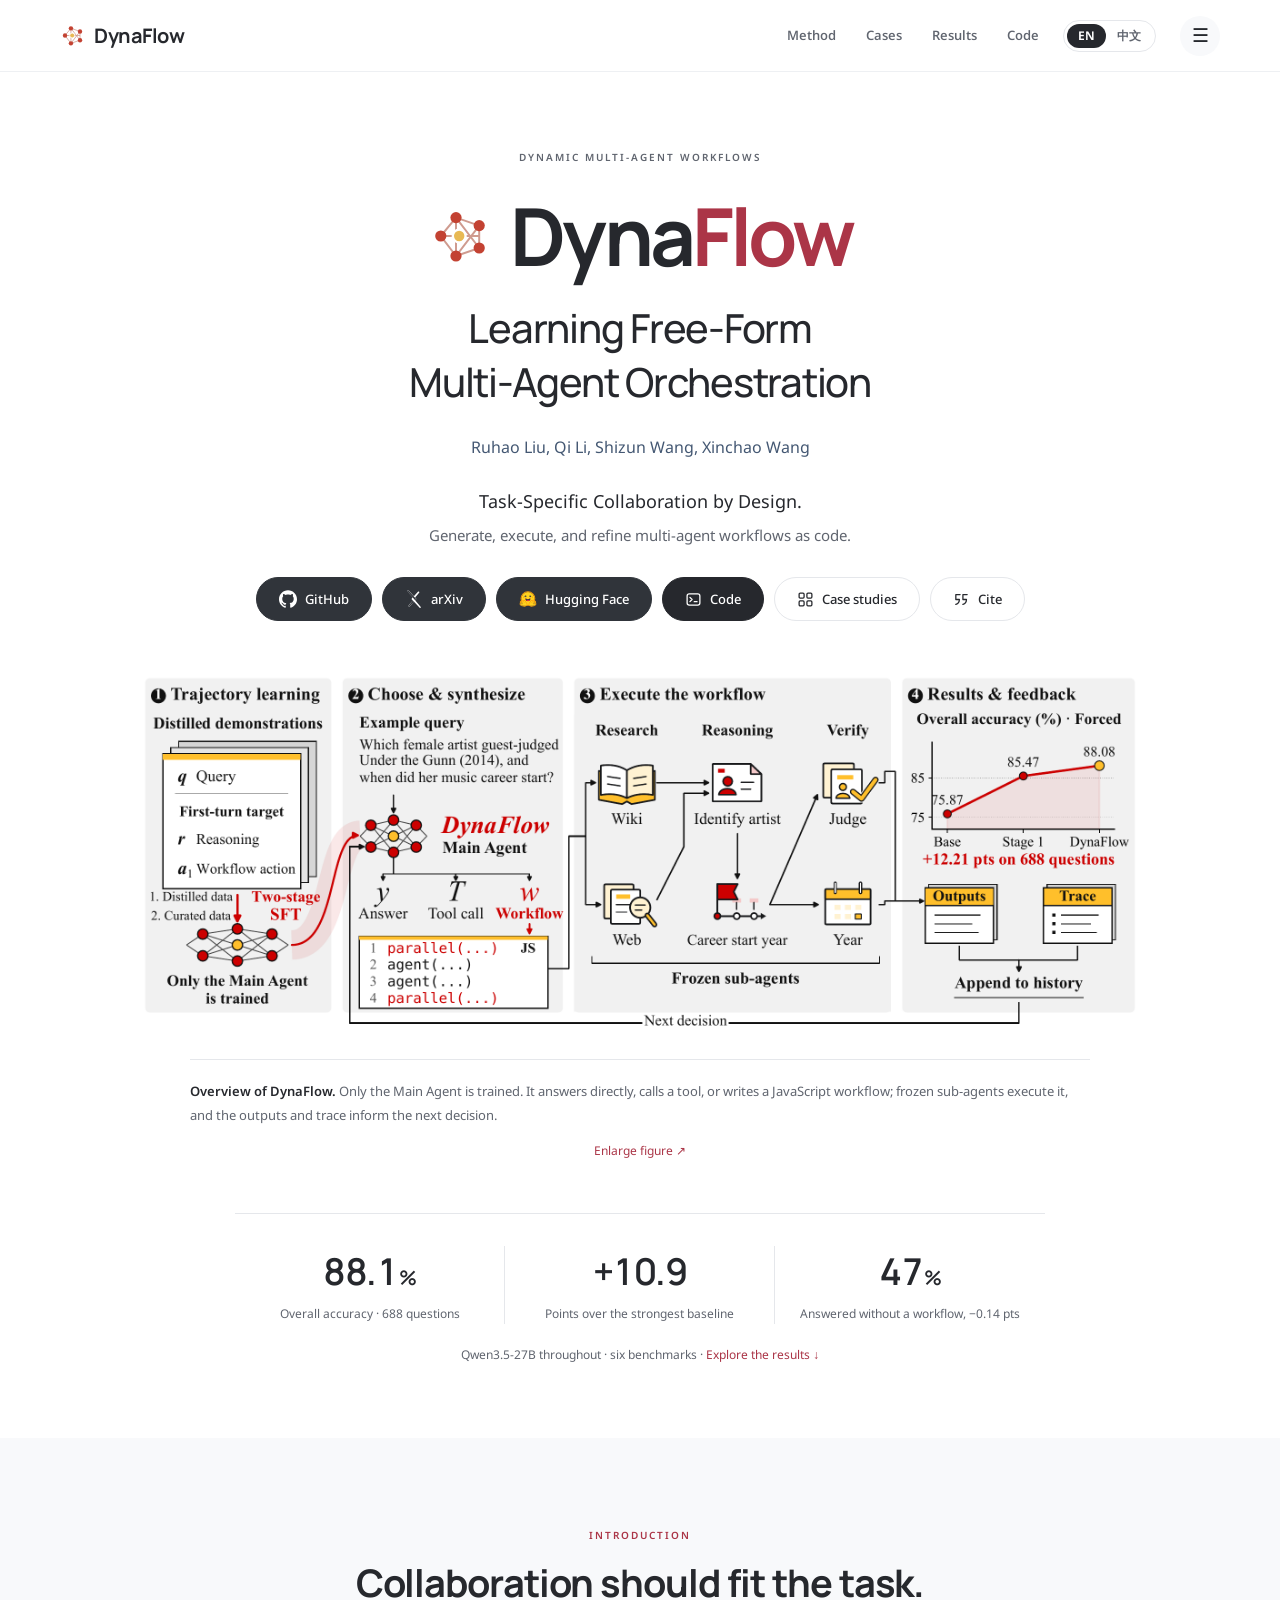
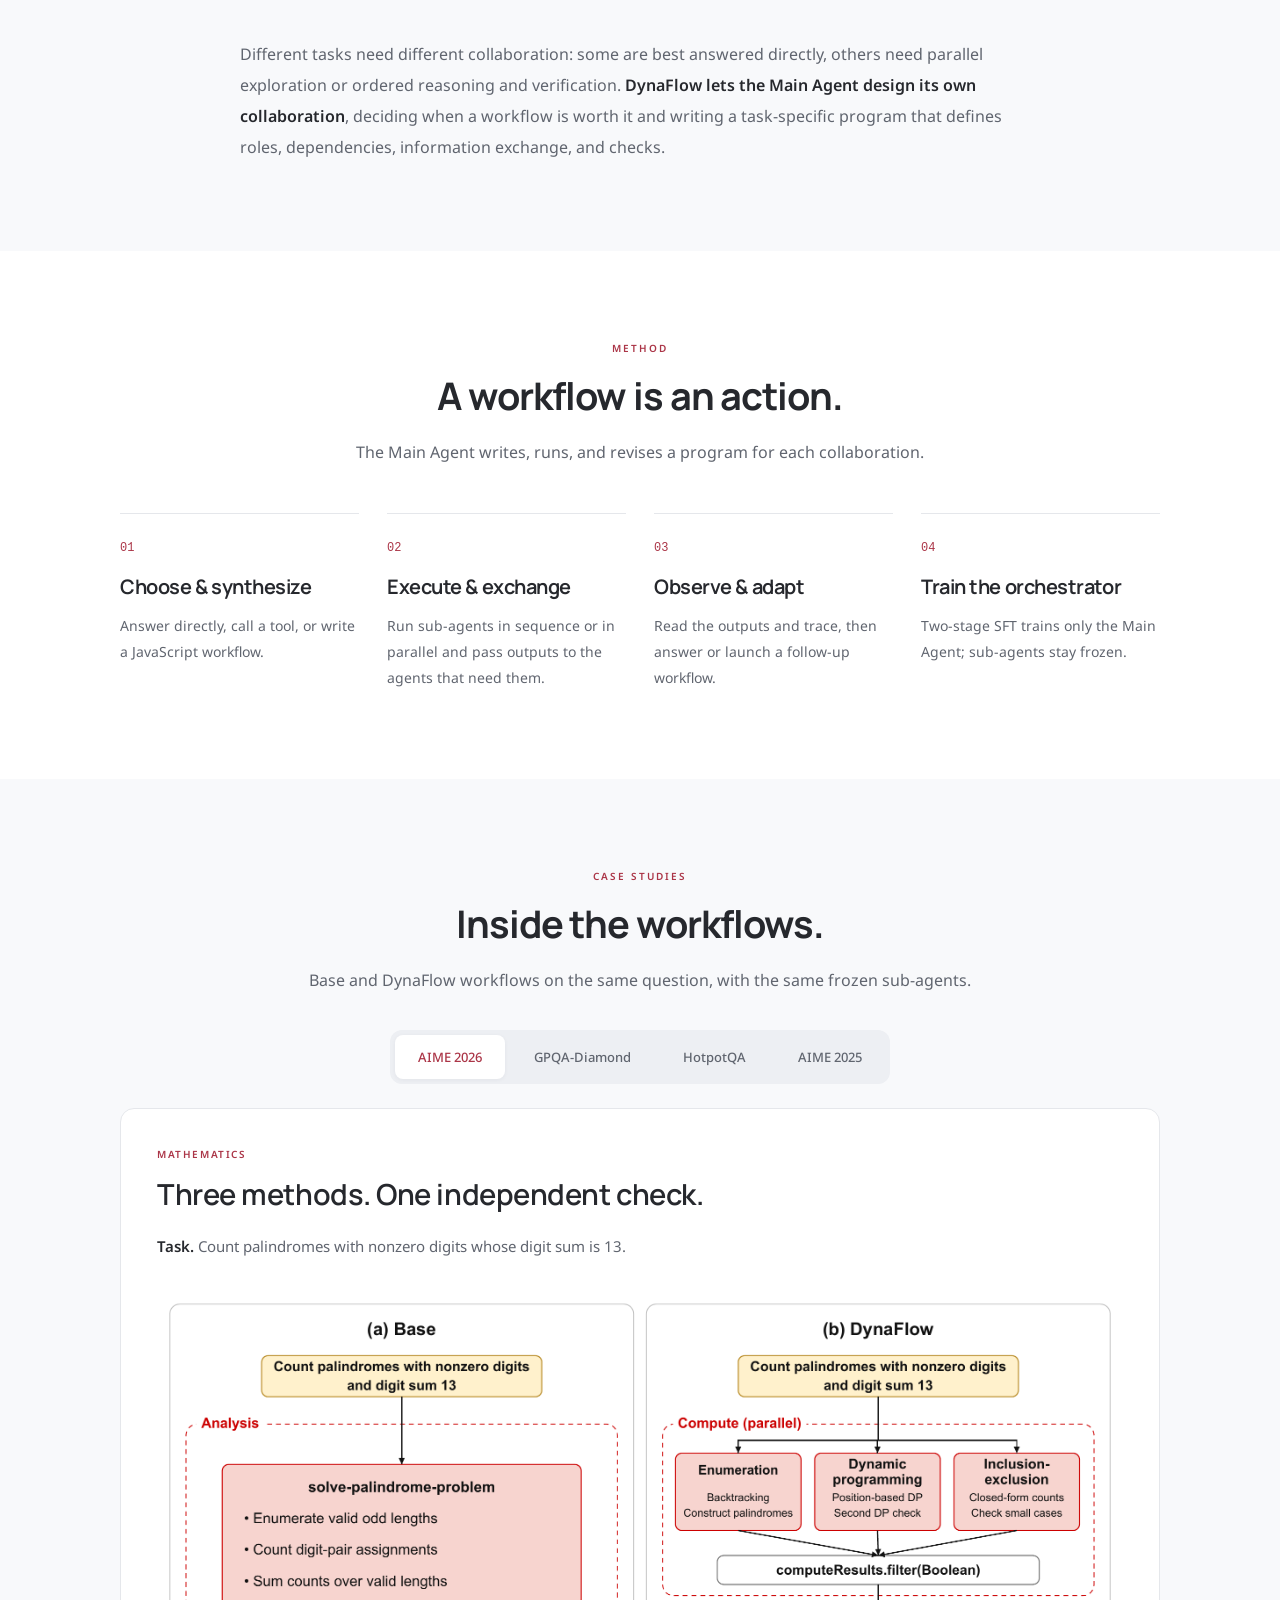
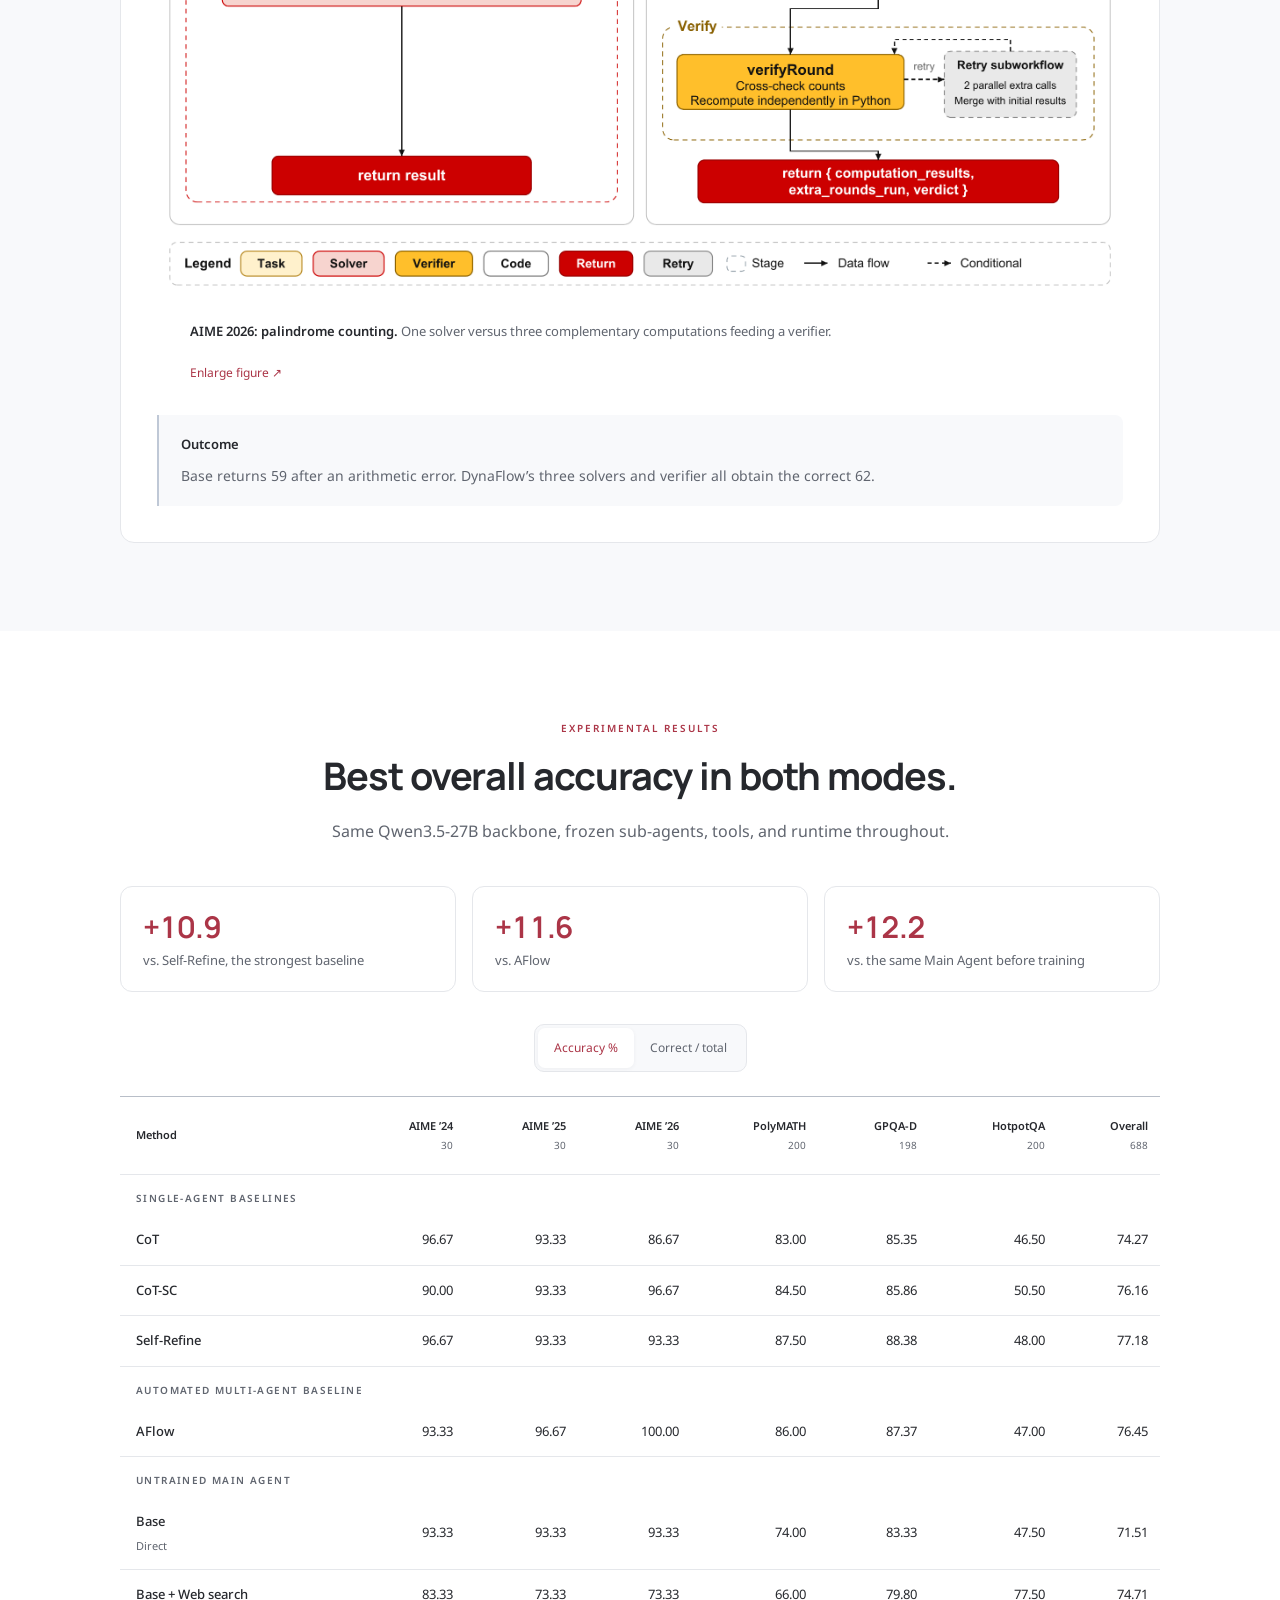
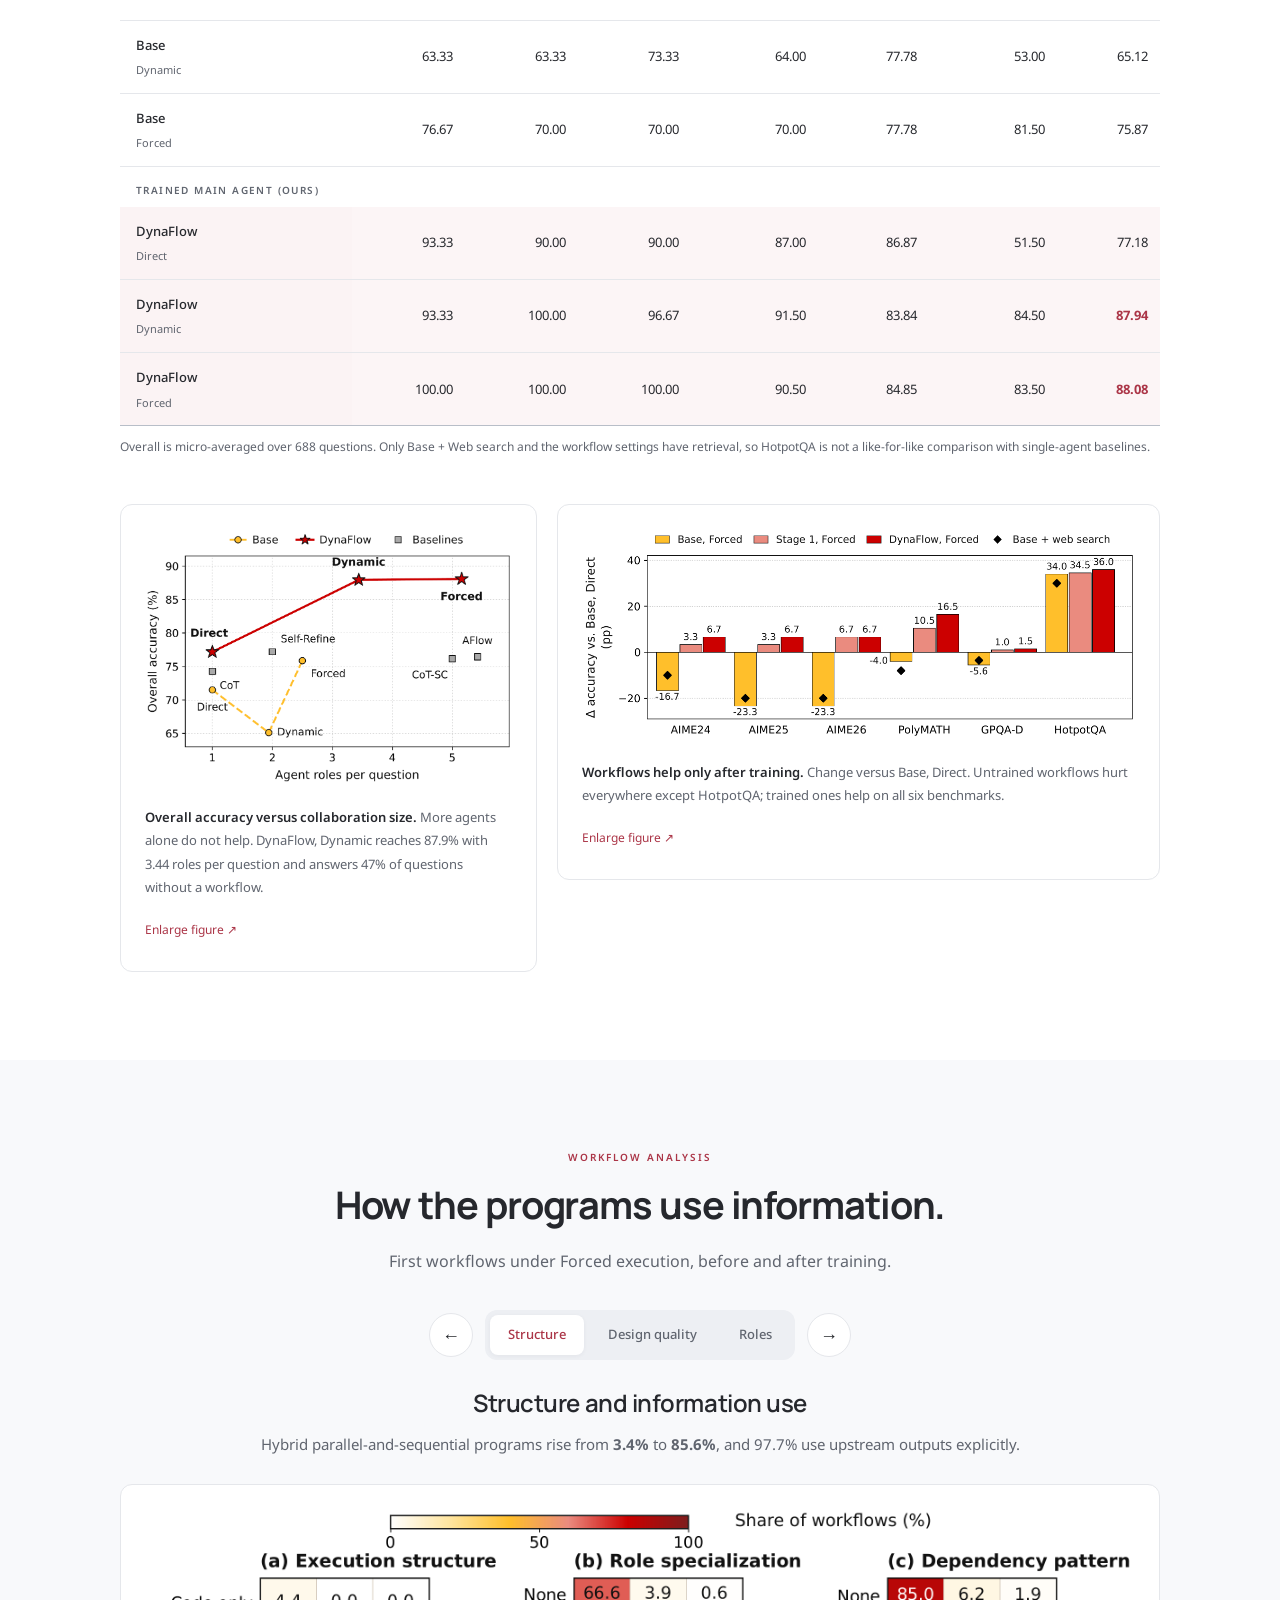
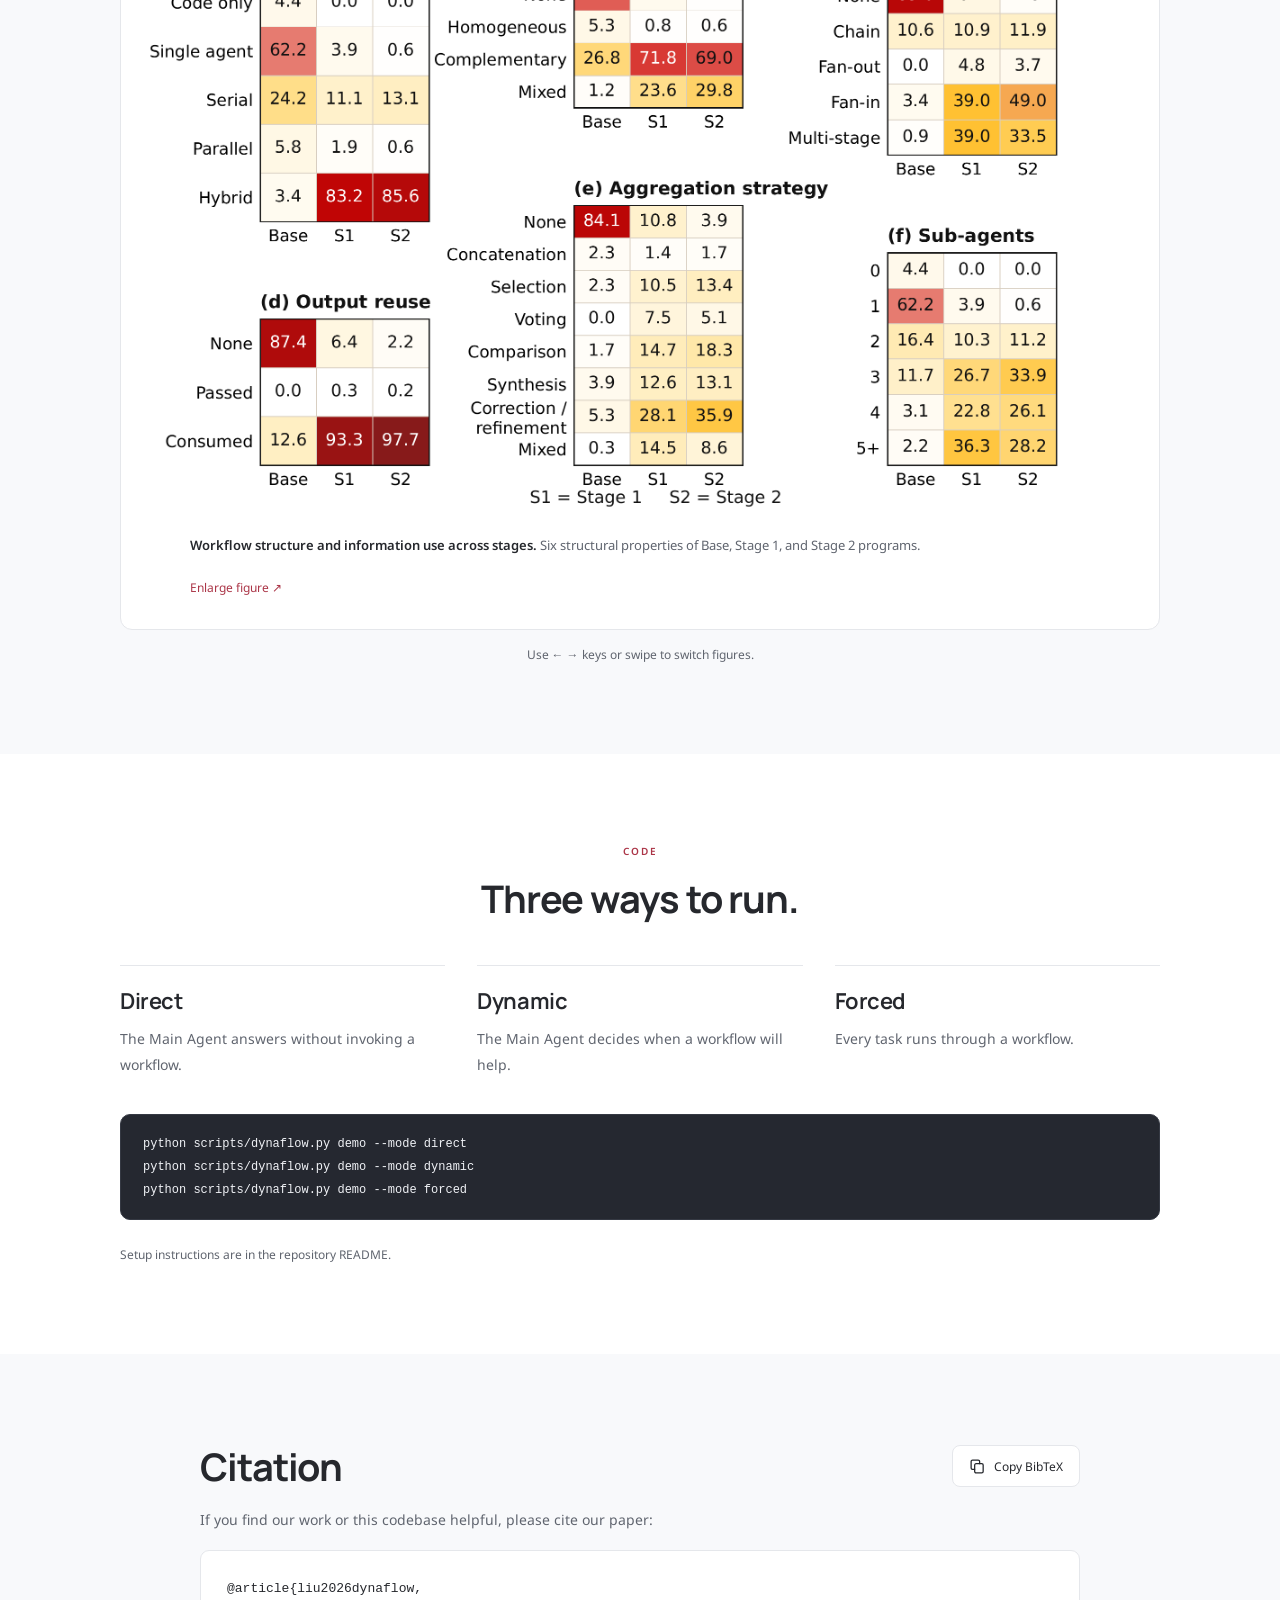
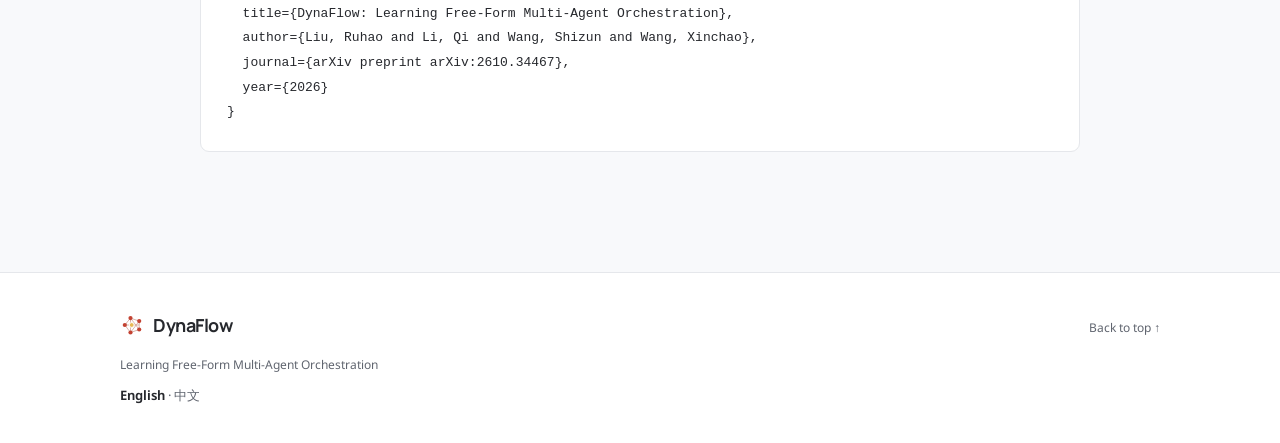
<file: index.html>
<!doctype html>
<html lang="en">
<head>
  <meta charset="utf-8">
  <meta name="viewport" content="width=device-width,initial-scale=1">
  <meta name="description" content="DynaFlow: Learning Free-Form Multi-Agent Orchestration. Runtime and evaluation code for a main agent that writes and executes task-specific multi-agent workflows.">
  <meta name="theme-color" content="#ffffff">
  <meta property="og:title" content="DynaFlow: Learning Free-Form Multi-Agent Orchestration">
  <meta property="og:description" content="A Main Agent that learns when and how to write multi-agent workflows as code. 88.1% on six benchmarks with Qwen3.5-27B, +10.9 points over the strongest baseline.">
  <meta property="og:type" content="website">
  <meta property="og:url" content="https://amiya-special.github.io/DynaFlow-website/">
  <meta property="og:image" content="https://amiya-special.github.io/DynaFlow-website/assets/og-cover.png">
  <meta name="twitter:card" content="summary_large_image">
  <link rel="alternate" hreflang="en" href="index.html">
  <link rel="alternate" hreflang="zh-CN" href="zh.html">
  <title>DynaFlow · Learning Free-Form Multi-Agent Orchestration</title>
  <link rel="icon" type="image/svg+xml" href="assets/logo.svg">
  <link rel="stylesheet" href="assets/fonts/local-fonts.css">
  <link rel="stylesheet" href="assets/style.css">
  <link rel="stylesheet" href="assets/editorial.css">
  <script defer src="assets/config.js"></script>
  <script defer src="assets/app.js"></script>
</head>
<body>
  <a class="skip-link" href="#introduction">Skip to content</a>
  <header class="topbar">
    <a class="wordmark" href="#top"><img src="assets/logo.svg" alt="" width="25" height="25">DynaFlow</a>
    <nav aria-label="Main navigation"><a href="#method">Method</a><a href="#cases">Cases</a><a href="#results">Results</a><a href="#code">Code</a></nav>
    <div class="lang-toggle" role="group" aria-label="Language"><a href="index.html" lang="en" hreflang="en" aria-current="page" data-lang-link>EN</a><a href="zh.html" lang="zh-CN" hreflang="zh-CN" data-lang-link>中文</a></div>
    <button class="menu-button" id="menu-toggle" aria-label="Open table of contents" aria-controls="contents" aria-expanded="false">☰</button>
  </header>
  <dialog id="contents" aria-labelledby="contents-title"><div class="dialog-head"><h2 id="contents-title">On this page</h2><button class="close-button" id="menu-close" aria-label="Close table of contents">×</button></div><nav aria-label="Table of contents"><a href="#introduction">Introduction</a><a href="#method">DynaFlow framework</a><a href="#cases">Case studies</a><a href="#results">Experimental results</a><a href="#analysis">Workflow analysis</a><a href="#code">Code</a><a href="#citation" data-citation-link>Citation</a><a href="zh.html" lang="zh-CN" hreflang="zh-CN" data-lang-link>中文版</a></nav></dialog>
  <main id="top">
    <section class="hero container">
      <div class="eyebrow">DYNAMIC MULTI-AGENT WORKFLOWS</div>
      <h1><img src="assets/logo.svg" alt="" width="80" height="80"><span>Dyna<span class="accent">Flow</span></span></h1>
      <h2 class="subtitle" id="project-subtitle">Learning Free-Form<br>Multi-Agent Orchestration</h2>
      <p class="authors" id="project-authors">Ruhao Liu, Qi Li, Shizun Wang, Xinchao Wang</p>
      <p class="affiliations" id="project-affiliations" hidden></p>
      <p class="hero-summary">Task-Specific Collaboration by Design.<br><span>Generate, execute, and refine multi-agent workflows as code.</span></p>
      <div class="resource-links" aria-label="Project resources">
        <a class="resource resource-public" data-resource="github" href="https://github.com/amiya-special/Dynaflow" target="_blank" rel="noopener noreferrer"><svg class="resource-icon brand-icon" viewBox="0 0 24 24" fill="currentColor" aria-hidden="true" focusable="false"><path d="M12 .297c-6.63 0-12 5.373-12 12 0 5.303 3.438 9.8 8.205 11.385.6.113.82-.258.82-.577 0-.285-.01-1.04-.015-2.04-3.338.724-4.042-1.61-4.042-1.61C4.422 18.07 3.633 17.7 3.633 17.7c-1.087-.744.084-.729.084-.729 1.205.084 1.838 1.236 1.838 1.236 1.07 1.835 2.809 1.305 3.495.998.108-.776.417-1.305.76-1.605-2.665-.3-5.466-1.332-5.466-5.93 0-1.31.465-2.38 1.235-3.22-.135-.303-.54-1.523.105-3.176 0 0 1.005-.322 3.3 1.23.96-.267 1.98-.399 3-.405 1.02.006 2.04.138 3 .405 2.28-1.552 3.285-1.23 3.285-1.23.645 1.653.24 2.873.12 3.176.765.84 1.23 1.91 1.23 3.22 0 4.61-2.805 5.625-5.475 5.92.42.36.81 1.096.81 2.22 0 1.606-.015 2.896-.015 3.286 0 .315.21.69.825.57C20.565 22.092 24 17.592 24 12.297c0-6.627-5.373-12-12-12"/></svg> GitHub</a>
        <a class="resource resource-public" data-resource="arxiv" href="https://arxiv.org/pdf/2610.34467" target="_blank" rel="noopener noreferrer"><svg class="resource-icon brand-icon" viewBox="0 0 24 24" fill="currentColor" aria-hidden="true" focusable="false"><path d="M3.8423 0a1.0037 1.0037 0 0 0-.922.6078c-.1536.3687-.0438.6275.2938 1.1113l6.9185 8.3597-1.0223 1.1058a1.0393 1.0393 0 0 0 .003 1.4229l1.2292 1.3135-5.4391 6.4444c-.2803.299-.4538.823-.2971 1.1986a1.0253 1.0253 0 0 0 .9585.635.9133.9133 0 0 0 .6891-.3405l5.783-6.126 7.4902 8.0051a.8527.8527 0 0 0 .6835.2597.9575.9575 0 0 0 .8777-.6138c.1577-.377-.017-.7502-.306-1.1407l-7.0518-8.3418 1.0632-1.13a.9626.9626 0 0 0 .0089-1.3165L4.6336.4639s-.3733-.4535-.768-.463zm0 .272h.0166c.2179.0052.4874.2715.5644.3639l.005.006.0052.0055 10.169 10.9905a.6915.6915 0 0 1-.0072.945l-1.0666 1.133-1.4982-1.7724-8.5994-10.39c-.3286-.472-.352-.6183-.2592-.841a.7307.7307 0 0 1 .6704-.4401Zm14.341 1.5701a.877.877 0 0 0-.6554.2418l-5.6962 6.1584 1.6944 1.8319 5.3089-6.5138c.3251-.4335.479-.6603.3247-1.0292a1.1205 1.1205 0 0 0-.9763-.689zm-7.6557 12.2823 1.3186 1.4135-5.7864 6.1295a.6494.6494 0 0 1-.4959.26.7516.7516 0 0 1-.706-.4669c-.1119-.2682.0359-.6864.2442-.9083l.0051-.0055.0047-.0055z"/></svg> arXiv</a>
        <a class="resource resource-public" data-resource="huggingface" href="https://huggingface.co/papers/2610.34467" target="_blank" rel="noopener noreferrer"><img class="resource-icon brand-icon" src="assets/huggingface.svg" alt="" width="18" height="18" aria-hidden="true"> Hugging Face</a>
        <a class="resource resource-primary" href="#code"><svg class="resource-icon " viewBox="0 0 24 24" fill="none" stroke="currentColor" stroke-width="1.8" stroke-linecap="round" stroke-linejoin="round" aria-hidden="true" focusable="false"><rect x="3" y="4" width="18" height="16" rx="3"/><path d="m7 9 3 3-3 3m6 0h4"/></svg> Code</a>
        <a class="resource" href="#cases"><svg class="resource-icon " viewBox="0 0 24 24" fill="none" stroke="currentColor" stroke-width="1.8" stroke-linecap="round" stroke-linejoin="round" aria-hidden="true" focusable="false"><rect x="3" y="3" width="7" height="7" rx="1.5"/><rect x="14" y="3" width="7" height="7" rx="1.5"/><rect x="3" y="14" width="7" height="7" rx="1.5"/><rect x="14" y="14" width="7" height="7" rx="1.5"/></svg> Case studies</a>
        <a class="resource" href="#citation" data-citation-link><svg class="resource-icon " viewBox="0 0 24 24" fill="none" stroke="currentColor" stroke-width="1.8" stroke-linecap="round" stroke-linejoin="round" aria-hidden="true" focusable="false"><path d="M10 5H4v7h5c0 4-2 6-5 7m16-14h-6v7h5c0 4-2 6-5 7"/></svg> Cite</a>
      </div>
      <figure class="paper-figure hero-paper-figure">
          <a class="figure-open" href="assets/paper/fig2-overview.png" data-figure-zoom aria-label="Enlarge figure: Overview of DynaFlow"><img src="assets/paper/fig2-overview.png" width="2200" height="792" loading="eager" decoding="async" alt="DynaFlow overview in four panels: trajectory learning with two-stage SFT, the Main Agent choosing an answer, tool call or JavaScript workflow, frozen sub-agents executing research, reasoning and verification, and results feeding back; Forced accuracy rises from 75.87 (Base) to 85.47 (Stage 1) and 88.08 (DynaFlow)."></a>
          <figcaption><strong>Overview of DynaFlow.</strong> Only the Main Agent is trained. It answers directly, calls a tool, or writes a JavaScript workflow; frozen sub-agents execute it, and the outputs and trace inform the next decision.</figcaption>
          <div class="figure-actions"><a href="assets/paper/fig2-overview.png" data-figure-zoom aria-label="Enlarge figure: Overview of DynaFlow">Enlarge figure ↗</a></div>
        </figure>
      <div class="metrics"><div><strong>88.1<span>%</span></strong><span>Overall accuracy · 688 questions</span></div><div><strong>+10.9</strong><span>Points over the strongest baseline</span></div><div><strong>47<span>%</span></strong><span>Answered without a workflow, −0.14 pts</span></div></div>
      <p class="metric-note">Qwen3.5-27B throughout · six benchmarks · <a href="#results">Explore the results ↓</a></p>
    </section>

    <section class="section tinted" id="introduction"><div class="prose container"><div class="section-kicker">INTRODUCTION</div><h2>Collaboration should fit the task.</h2><p>Different tasks need different collaboration: some are best answered directly, others need parallel exploration or ordered reasoning and verification. <strong>DynaFlow lets the Main Agent design its own collaboration</strong>, deciding when a workflow is worth it and writing a task-specific program that defines roles, dependencies, information exchange, and checks.</p></div></section>

    <section class="section container" id="method"><div class="section-kicker">METHOD</div><h2>A workflow is an action.</h2><p class="section-lead">The Main Agent writes, runs, and revises a program for each collaboration.</p><div class="method-grid"><article><span class="step-number">01</span><h3>Choose & synthesize</h3><p>Answer directly, call a tool, or write a JavaScript workflow.</p></article><article><span class="step-number">02</span><h3>Execute & exchange</h3><p>Run sub-agents in sequence or in parallel and pass outputs to the agents that need them.</p></article><article><span class="step-number">03</span><h3>Observe & adapt</h3><p>Read the outputs and trace, then answer or launch a follow-up workflow.</p></article><article><span class="step-number">04</span><h3>Train the orchestrator</h3><p>Two-stage SFT trains only the Main Agent; sub-agents stay frozen.</p></article></div>
      
      
    </section>



    <section class="section tinted" id="cases"><div class="container">
      <div class="section-kicker">CASE STUDIES</div>
      <h2>Inside the workflows.</h2>
      <p class="section-lead">Base and DynaFlow workflows on the same question, with the same frozen sub-agents.</p>
      <div class="case-tabs" role="tablist" aria-label="Recorded workflow cases" hidden><button id="tab-aime2026" role="tab" data-case="aime2026" aria-selected="true" aria-controls="case-aime2026" tabindex="0">AIME 2026</button><button id="tab-gpqa" role="tab" data-case="gpqa" aria-selected="false" aria-controls="case-gpqa" tabindex="-1">GPQA-Diamond</button><button id="tab-hotpotqa" role="tab" data-case="hotpotqa" aria-selected="false" aria-controls="case-hotpotqa" tabindex="-1">HotpotQA</button><button id="tab-aime2025" role="tab" data-case="aime2025" aria-selected="false" aria-controls="case-aime2025" tabindex="-1">AIME 2025</button></div>
        <article class="case-panel recorded-case" id="case-aime2026" role="tabpanel" aria-labelledby="tab-aime2026" tabindex="0">
          <div class="case-heading"><span class="case-label">MATHEMATICS</span></div>
          <h3>Three methods. One independent check.</h3>
          <p class="case-question"><strong>Task.</strong> Count palindromes with nonzero digits whose digit sum is 13.</p>
          <figure class="paper-figure">
          <a class="figure-open" href="assets/paper/case-aime2026.png" data-figure-zoom aria-label="Enlarge figure: AIME 2026: palindrome counting"><img src="assets/paper/case-aime2026.png" width="2200" height="1379" loading="lazy" decoding="async" alt="Base uses one palindrome solver; DynaFlow combines three parallel counting methods and a verifier."></a>
          <figcaption><strong>AIME 2026: palindrome counting.</strong> One solver versus three complementary computations feeding a verifier.</figcaption>
          <div class="figure-actions"><a href="assets/paper/case-aime2026.png" data-figure-zoom aria-label="Enlarge figure: AIME 2026: palindrome counting">Enlarge figure ↗</a></div>
        </figure>
          <p class="mobile-hint">Tap the figure to enlarge.</p>
          <div class="case-observation"><h4>Outcome</h4><p>Base returns 59 after an arithmetic error. DynaFlow’s three solvers and verifier all obtain the correct 62.</p></div>
          
        </article>
        <article class="case-panel recorded-case" id="case-gpqa" role="tabpanel" aria-labelledby="tab-gpqa" tabindex="0">
          <div class="case-heading"><span class="case-label">SCIENCE</span></div>
          <h3>Keep the evidence alongside the objections.</h3>
          <p class="case-question"><strong>Task.</strong> Identify the products of reactions A and B and choose the matching answer option.</p>
          <figure class="paper-figure">
          <a class="figure-open" href="assets/paper/case-gpqa.png" data-figure-zoom aria-label="Enlarge figure: GPQA-Diamond: reaction-product identification"><img src="assets/paper/case-gpqa.png" width="2200" height="1650" loading="lazy" decoding="async" alt="Four chemistry researchers, two checks and a decision agent, compared with two sequential Base calls."></a>
          <figcaption><strong>GPQA-Diamond: reaction-product identification.</strong> Research evidence and verification results both reach the decision agent.</figcaption>
          <div class="figure-actions"><a href="assets/paper/case-gpqa.png" data-figure-zoom aria-label="Enlarge figure: GPQA-Diamond: reaction-product identification">Enlarge figure ↗</a></div>
        </figure>
          <p class="mobile-hint">Tap the figure to enlarge.</p>
          <div class="case-observation"><h4>Outcome</h4><p>Base runs two unconnected analyses. DynaFlow’s checks challenge the first candidates, and the decision agent weighs research and objections together.</p></div>
        </article>
        <article class="case-panel recorded-case" id="case-hotpotqa" role="tabpanel" aria-labelledby="tab-hotpotqa" tabindex="0">
          <div class="case-heading"><span class="case-label">MULTI-HOP RETRIEVAL</span></div>
          <h3>Pass entities and sources to the next search.</h3>
          <p class="case-question"><strong>Task.</strong> Identify the person associated with an investment description, then retrieve the year requested by the question.</p>
          <figure class="paper-figure">
          <a class="figure-open" href="assets/paper/case-hotpotqa.png" data-figure-zoom aria-label="Enlarge figure: HotpotQA: person identification and year retrieval"><img src="assets/paper/case-hotpotqa.png" width="2200" height="1889" loading="lazy" decoding="async" alt="Three retrieval routes, candidate ranking, two resolution calls and two checks, with invalid outputs marked."></a>
          <figcaption><strong>HotpotQA: person identification and year retrieval.</strong> Candidate identification feeds targeted resolution; starred calls returned no valid output.</figcaption>
          <div class="figure-actions"><a href="assets/paper/case-hotpotqa.png" data-figure-zoom aria-label="Enlarge figure: HotpotQA: person identification and year retrieval">Enlarge figure ↗</a></div>
        </figure>
          <p class="mobile-hint">Tap the figure to enlarge.</p>
          <div class="case-observation"><h4>Outcome</h4><p>Base searches for firms and founding years. DynaFlow identifies candidate people first, then retrieves the year for each.</p></div>
        </article>
        <article class="case-panel recorded-case" id="case-aime2025" role="tabpanel" aria-labelledby="tab-aime2025" tabindex="0">
          <div class="case-heading"><span class="case-label">GEOMETRY</span></div>
          <h3>Connect optimization to independent audits.</h3>
          <p class="case-question"><strong>Task.</strong> Minimize the sum of distances to five pentagon vertices and recover m + n + p from the minimum m + n√p.</p>
          <figure class="paper-figure">
          <a class="figure-open" href="assets/paper/case-aime2025.png" data-figure-zoom aria-label="Enlarge figure: AIME 2025: geometric optimization"><img src="assets/paper/case-aime2025.png" width="2200" height="2219" loading="lazy" decoding="async" alt="Geometry reconstruction, parallel optimization, expression fitting, two audits and an unexecuted repair branch."></a>
          <figcaption><strong>AIME 2025: geometric optimization.</strong> Construction, parallel optimization, fitting, and audits linked by intermediate outputs.</figcaption>
          <div class="figure-actions"><a href="assets/paper/case-aime2025.png" data-figure-zoom aria-label="Enlarge figure: AIME 2025: geometric optimization">Enlarge figure ↗</a></div>
        </figure>
          <p class="mobile-hint">Tap the figure to enlarge.</p>
          <div class="case-observation"><h4>Outcome</h4><p>One optimizer fails and is filtered out; both audits confirm the fitted answer, so the repair branch never runs.</p></div>
        </article>
    </div></section>

    <section class="section container" id="results"><div class="section-kicker">EXPERIMENTAL RESULTS</div><h2>Best overall accuracy in both modes.</h2><p class="section-lead">Same Qwen3.5-27B backbone, frozen sub-agents, tools, and runtime throughout.</p>
      <div class="results-highlights"><div><strong>+10.9</strong><span>vs. Self-Refine, the strongest baseline</span></div><div><strong>+11.6</strong><span>vs. AFlow</span></div><div><strong>+12.2</strong><span>vs. the same Main Agent before training</span></div></div>
      <div class="results-toolbar"><div class="segmented" role="group" aria-label="Result display"><button data-format="percent" aria-pressed="true">Accuracy %</button><button data-format="count" aria-pressed="false">Correct / total</button></div></div><p class="mobile-hint table-hint">Swipe the table sideways to see all benchmarks.</p><div class="table-scroll" tabindex="0" aria-label="Results table; scroll horizontally on small screens"><table id="results-table"><caption class="visually-hidden">Main results. Overall is micro-averaged over all 688 questions; runs without a valid final answer count as incorrect.</caption><thead><tr><th scope="col">Method</th><th scope="col">AIME ’24<br><small>30</small></th><th scope="col">AIME ’25<br><small>30</small></th><th scope="col">AIME ’26<br><small>30</small></th><th scope="col">PolyMATH<br><small>200</small></th><th scope="col">GPQA-D<br><small>198</small></th><th scope="col">HotpotQA<br><small>200</small></th><th scope="col">Overall<br><small>688</small></th></tr></thead><tbody id="results-body">
        <tr class="group-row"><th scope="rowgroup" colspan="8"><span>Single-agent baselines</span></th></tr>
        <tr><th scope="row">CoT</th><td>96.67</td><td>93.33</td><td>86.67</td><td>83.00</td><td>85.35</td><td>46.50</td><td>74.27</td></tr>
        <tr><th scope="row">CoT-SC</th><td>90.00</td><td>93.33</td><td>96.67</td><td>84.50</td><td>85.86</td><td>50.50</td><td>76.16</td></tr>
        <tr><th scope="row">Self-Refine</th><td>96.67</td><td>93.33</td><td>93.33</td><td>87.50</td><td>88.38</td><td>48.00</td><td>77.18</td></tr>
        <tr class="group-row"><th scope="rowgroup" colspan="8"><span>Automated multi-agent baseline</span></th></tr>
        <tr><th scope="row">AFlow</th><td>93.33</td><td>96.67</td><td>100.00</td><td>86.00</td><td>87.37</td><td>47.00</td><td>76.45</td></tr>
        <tr class="group-row"><th scope="rowgroup" colspan="8"><span>Untrained Main Agent</span></th></tr>
        <tr><th scope="row">Base <small>Direct</small></th><td>93.33</td><td>93.33</td><td>93.33</td><td>74.00</td><td>83.33</td><td>47.50</td><td>71.51</td></tr>
        <tr><th scope="row">Base + Web search</th><td>83.33</td><td>73.33</td><td>73.33</td><td>66.00</td><td>79.80</td><td>77.50</td><td>74.71</td></tr>
        <tr><th scope="row">Base <small>Dynamic</small></th><td>63.33</td><td>63.33</td><td>73.33</td><td>64.00</td><td>77.78</td><td>53.00</td><td>65.12</td></tr>
        <tr><th scope="row">Base <small>Forced</small></th><td>76.67</td><td>70.00</td><td>70.00</td><td>70.00</td><td>77.78</td><td>81.50</td><td>75.87</td></tr>
        <tr class="group-row"><th scope="rowgroup" colspan="8"><span>Trained Main Agent (ours)</span></th></tr>
        <tr class="highlight subdued"><th scope="row">DynaFlow <small>Direct</small></th><td>93.33</td><td>90.00</td><td>90.00</td><td>87.00</td><td>86.87</td><td>51.50</td><td>77.18</td></tr>
        <tr class="highlight"><th scope="row">DynaFlow <small>Dynamic</small></th><td>93.33</td><td>100.00</td><td>96.67</td><td>91.50</td><td>83.84</td><td>84.50</td><td>87.94</td></tr>
        <tr class="highlight"><th scope="row">DynaFlow <small>Forced</small></th><td>100.00</td><td>100.00</td><td>100.00</td><td>90.50</td><td>84.85</td><td>83.50</td><td>88.08</td></tr>
      </tbody></table></div><p class="figure-note">Overall is micro-averaged over 688 questions. Only Base + Web search and the workflow settings have retrieval, so HotpotQA is not a like-for-like comparison with single-agent baselines.</p>
      <div class="results-figures">
        <figure class="paper-figure">
          <a class="figure-open" href="assets/paper/fig1-accuracy-vs-roles.png" data-figure-zoom aria-label="Enlarge figure: Overall accuracy versus collaboration size"><img src="assets/paper/fig1-accuracy-vs-roles.png" width="2200" height="1526" loading="lazy" decoding="async" alt="Line chart of overall accuracy against agent roles per question. DynaFlow rises from 77.2% (Direct, 1 role) to 87.9% (Dynamic, 3.44 roles) and 88.1% (Forced, about 5.2 roles); Base drops from 71.5% Direct to 65.1% Dynamic and reaches 75.9% Forced; baselines sit between 74% and 77%."></a>
          <figcaption><strong>Overall accuracy versus collaboration size.</strong> More agents alone do not help. DynaFlow, Dynamic reaches 87.9% with 3.44 roles per question and answers 47% of questions without a workflow.</figcaption>
          <div class="figure-actions"><a href="assets/paper/fig1-accuracy-vs-roles.png" data-figure-zoom aria-label="Enlarge figure: Overall accuracy versus collaboration size">Enlarge figure ↗</a></div>
        </figure>
        <figure class="paper-figure">
          <a class="figure-open" href="assets/paper/fig3-forced-vs-direct.png" data-figure-zoom aria-label="Enlarge figure: Workflows help only after training"><img src="assets/paper/fig3-forced-vs-direct.png" width="2200" height="834" loading="lazy" decoding="async" alt="Bar chart of accuracy change versus Base, Direct per benchmark for Base, Stage 1 and DynaFlow in Forced mode, with Base plus web search as diamonds. Base, Forced loses 4 to 23 points except on HotpotQA; Stage 1 and DynaFlow gain on all six."></a>
          <figcaption><strong>Workflows help only after training.</strong> Change versus Base, Direct. Untrained workflows hurt everywhere except HotpotQA; trained ones help on all six benchmarks.</figcaption>
          <div class="figure-actions"><a href="assets/paper/fig3-forced-vs-direct.png" data-figure-zoom aria-label="Enlarge figure: Workflows help only after training">Enlarge figure ↗</a></div>
        </figure>
      </div>
    </section>



    <section class="section tinted" id="analysis"><div class="container">
      <div class="section-kicker">WORKFLOW ANALYSIS</div>
      <h2>How the programs use information.</h2>
      <p class="section-lead">First workflows under Forced execution, before and after training.</p>
      <div class="carousel" data-carousel aria-roledescription="carousel" aria-label="Workflow analysis figures">
        <div class="carousel-controls" hidden>
          <button type="button" class="carousel-arrow" data-dir="-1" aria-label="Previous figure">←</button>
          <div class="carousel-tabs" role="group" aria-label="Choose a figure"><button type="button" data-slide="0" aria-controls="analysis-structure" aria-pressed="true">Structure</button><button type="button" data-slide="1" aria-controls="analysis-quality" aria-pressed="false">Design quality</button><button type="button" data-slide="2" aria-controls="analysis-roles" aria-pressed="false">Roles</button></div>
          <button type="button" class="carousel-arrow" data-dir="1" aria-label="Next figure">→</button>
        </div>
        <div class="carousel-track" tabindex="0" aria-live="polite">
      <div class="analysis-block carousel-slide" id="analysis-structure" role="group" aria-roledescription="slide" aria-label="1 of 3: Structure"><h3>Structure and information use</h3><p>Hybrid parallel-and-sequential programs rise from <strong>3.4%</strong> to <strong>85.6%</strong>, and 97.7% use upstream outputs explicitly.</p>
<figure class="paper-figure">
          <a class="figure-open" href="assets/paper/fig5-workflow-structure.png" data-figure-zoom aria-label="Enlarge figure: Workflow structure and information use across stages"><img src="assets/paper/fig5-workflow-structure.png" width="2200" height="1339" loading="lazy" decoding="async" alt="Six heatmaps comparing Base, Stage 1 and Stage 2 workflow programs on execution structure, role specialization, dependency pattern, output reuse, aggregation strategy and sub-agent count."></a>
          <figcaption><strong>Workflow structure and information use across stages.</strong> Six structural properties of Base, Stage 1, and Stage 2 programs.</figcaption>
          <div class="figure-actions"><a href="assets/paper/fig5-workflow-structure.png" data-figure-zoom aria-label="Enlarge figure: Workflow structure and information use across stages">Enlarge figure ↗</a></div>
        </figure>
      </div><div class="analysis-block carousel-slide" id="analysis-quality" role="group" aria-roledescription="slide" aria-label="2 of 3: Design quality"><h3>Workflow design quality</h3><p>Stage 2 curation halves major information-flow defects (1.9% → 0.9%) while using fewer sub-agents.</p>
<figure class="paper-figure">
          <a class="figure-open" href="assets/paper/fig4-design-quality.png" data-figure-zoom aria-label="Enlarge figure: Workflow design quality"><img src="assets/paper/fig4-design-quality.png" width="2200" height="1077" loading="lazy" decoding="async" alt="Stacked bars of judge scores for Base, Stage 1 and Stage 2 on task consistency, decomposition appropriateness, logical continuity and information-flow correctness."></a>
          <figcaption><strong>Workflow design quality.</strong> Judge scores: 0 = major defect, 1 = minor weakness, 2 = no defect.</figcaption>
          <div class="figure-actions"><a href="assets/paper/fig4-design-quality.png" data-figure-zoom aria-label="Enlarge figure: Workflow design quality">Enlarge figure ↗</a></div>
        </figure>
      </div><div class="analysis-block carousel-slide" id="analysis-roles" role="group" aria-roledescription="slide" aria-label="3 of 3: Roles"><h3>Roles adapt to the task</h3><p>Solvers and verifiers dominate math; researchers make up 59.6% of HotpotQA sub-agents.</p>
<figure class="paper-figure">
          <a class="figure-open" href="assets/paper/fig6-role-allocation.png" data-figure-zoom aria-label="Enlarge figure: Task-specific role allocation"><img src="assets/paper/fig6-role-allocation.png" width="2200" height="652" loading="lazy" decoding="async" alt="Four pie charts of sub-agent roles: AIME 49.7% solver and 43.9% verifier; PolyMATH 46.8% solver and 43.3% verifier; GPQA-Diamond 41.6% solver, 34.6% verifier, 15.7% researcher; HotpotQA 59.6% researcher and 33.2% verifier."></a>
          <figcaption><strong>Task-specific role allocation.</strong> Share of executed sub-agent nodes by role; AIME years pooled.</figcaption>
          <div class="figure-actions"><a href="assets/paper/fig6-role-allocation.png" data-figure-zoom aria-label="Enlarge figure: Task-specific role allocation">Enlarge figure ↗</a></div>
        </figure>
      </div>
        </div>
        <p class="carousel-hint" hidden>Use ← → keys or swipe to switch figures.</p>
      </div>
    </div></section>

    <section class="section" id="code">
      <div class="container">
        <div class="section-kicker">CODE</div>
        <div class="runtime-heading"><h2>Three ways to run.</h2></div>
        <div class="runtime-modes">
          <article><h3>Direct</h3><p>The Main Agent answers without invoking a workflow.</p></article>
          <article><h3>Dynamic</h3><p>The Main Agent decides when a workflow will help.</p></article>
          <article><h3>Forced</h3><p>Every task runs through a workflow.</p></article>
        </div>
        <div class="code-panel code-single"><pre tabindex="0" aria-label="Run command"><code>python scripts/dynaflow.py demo --mode direct
python scripts/dynaflow.py demo --mode dynamic
python scripts/dynaflow.py demo --mode forced</code></pre></div>
        <p class="runtime-note">Setup instructions are in the repository README.</p>
      </div>
    </section>

    <section class="section tinted citation-section" id="citation">
      <div class="container citation-inner">
        <div class="citation-heading"><h2>Citation</h2><button id="copy-citation" class="copy-button" type="button"><svg class="resource-icon " viewBox="0 0 24 24" fill="none" stroke="currentColor" stroke-width="1.8" stroke-linecap="round" stroke-linejoin="round" aria-hidden="true" focusable="false"><rect x="8" y="8" width="12" height="13" rx="2"/><path d="M15 8V5a2 2 0 0 0-2-2H5a2 2 0 0 0-2 2v9a2 2 0 0 0 2 2h3"/></svg> Copy BibTeX</button></div>
        <p class="citation-note">If you find our work or this codebase helpful, please cite our paper:</p>
        <pre class="bibtex" tabindex="0" aria-label="BibTeX citation"><code id="citation-text">@article{liu2026dynaflow,
  title={DynaFlow: Learning Free-Form Multi-Agent Orchestration},
  author={Liu, Ruhao and Li, Qi and Wang, Shizun and Wang, Xinchao},
  journal={arXiv preprint arXiv:2610.34467},
  year={2026}
}</code></pre>
        <p id="copy-status" role="status" aria-live="polite"></p>
      </div>
    </section>
  </main>
  <dialog id="figure-viewer" aria-labelledby="figure-viewer-title">
    <div class="figure-viewer-header"><h2 id="figure-viewer-title">Paper figure</h2><div class="figure-viewer-controls"><button id="figure-scale" type="button" aria-pressed="false">Zoom to original</button><a id="figure-original" href="assets/paper/fig2-overview.png" target="_blank" rel="noopener">Open image ↗</a><button id="figure-close" class="close-button" type="button" aria-label="Close figure">×</button></div></div>
    <div class="figure-viewport" tabindex="0" aria-label="Enlarged paper figure; scroll to inspect details"><img id="figure-viewer-image" alt="" src="assets/paper/fig2-overview.png"></div>
    <p class="figure-viewer-hint">Use “Zoom to original” for small labels. Scroll to inspect; press Escape to close.</p>
  </dialog>
  <footer><div class="container"><a class="wordmark" href="#top"><img src="assets/logo.svg" alt="" width="24" height="24">DynaFlow</a><p>Learning Free-Form Multi-Agent Orchestration</p><p class="footer-lang"><a href="index.html" lang="en" hreflang="en" aria-current="page" data-lang-link>English</a> · <a href="zh.html" lang="zh-CN" hreflang="zh-CN" data-lang-link>中文</a></p><a class="back-top" href="#top">Back to top ↑</a></div></footer>
</body>
</html>
</file>
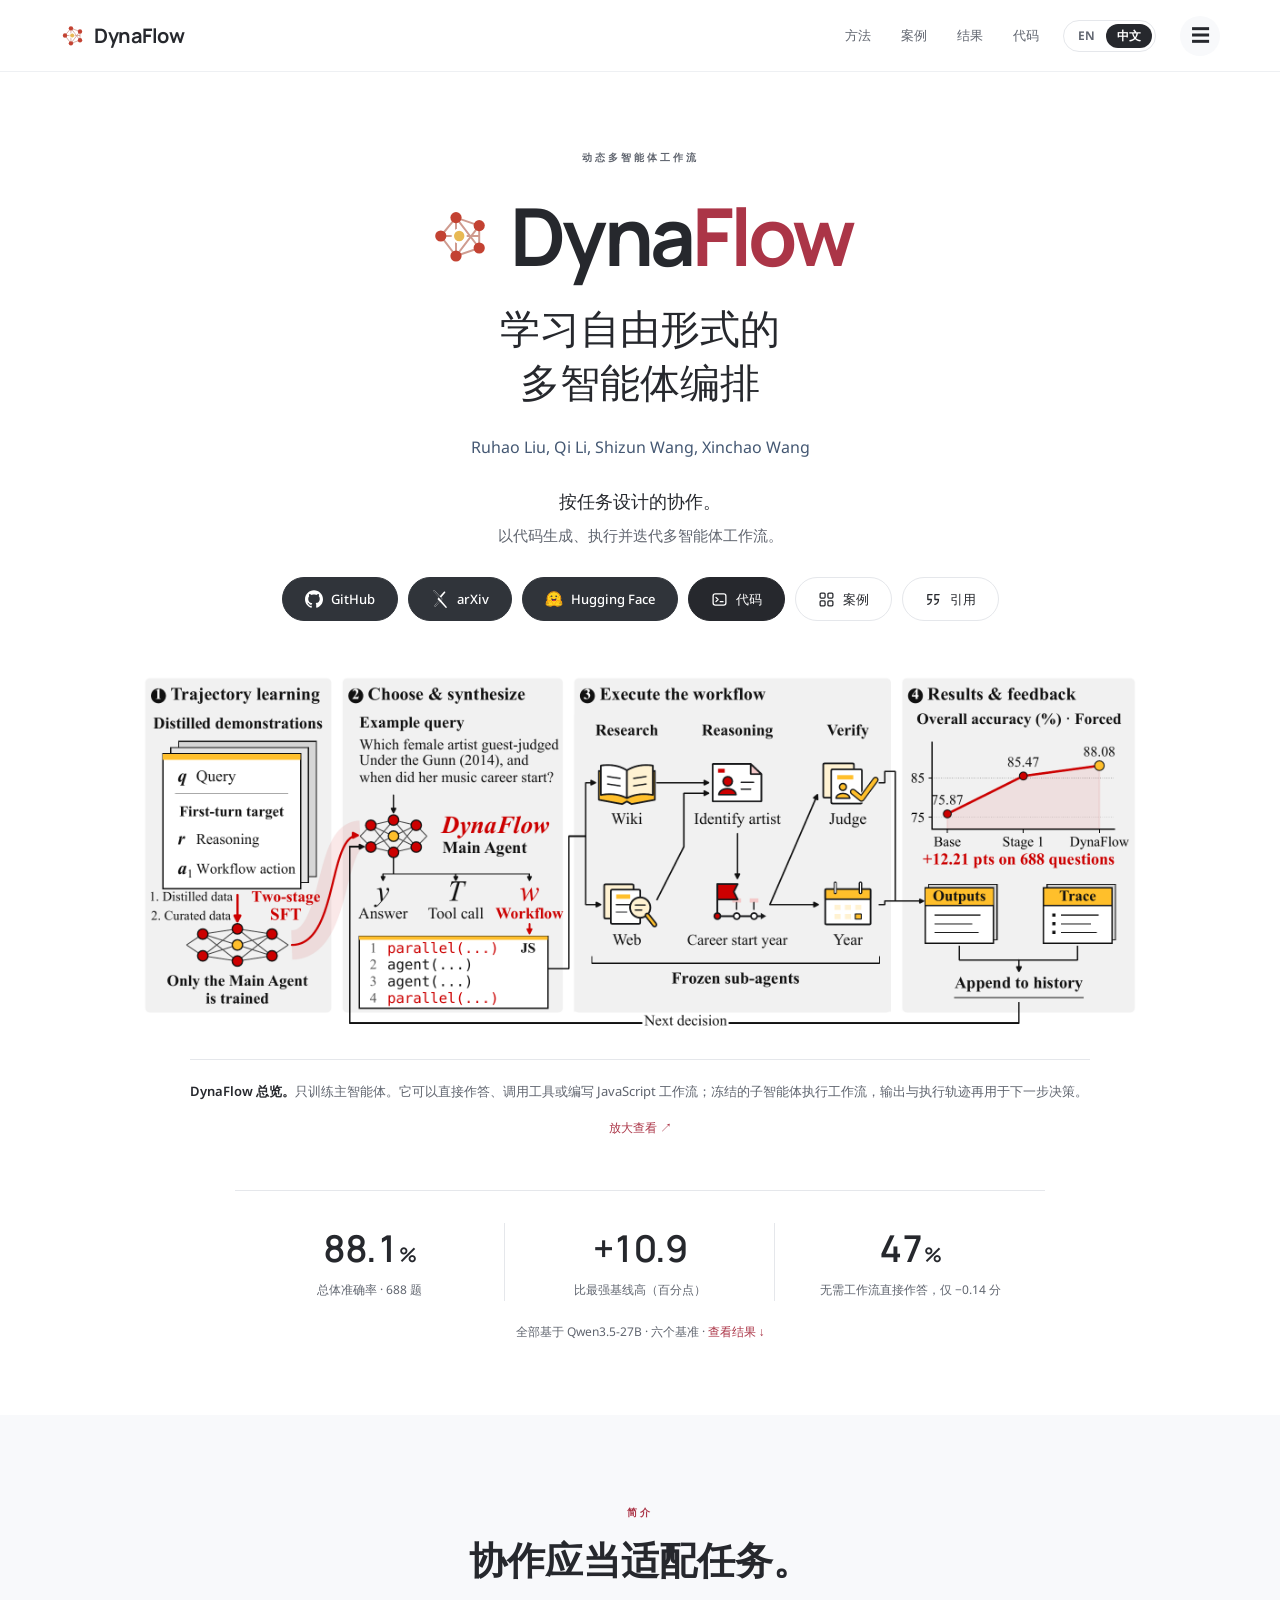
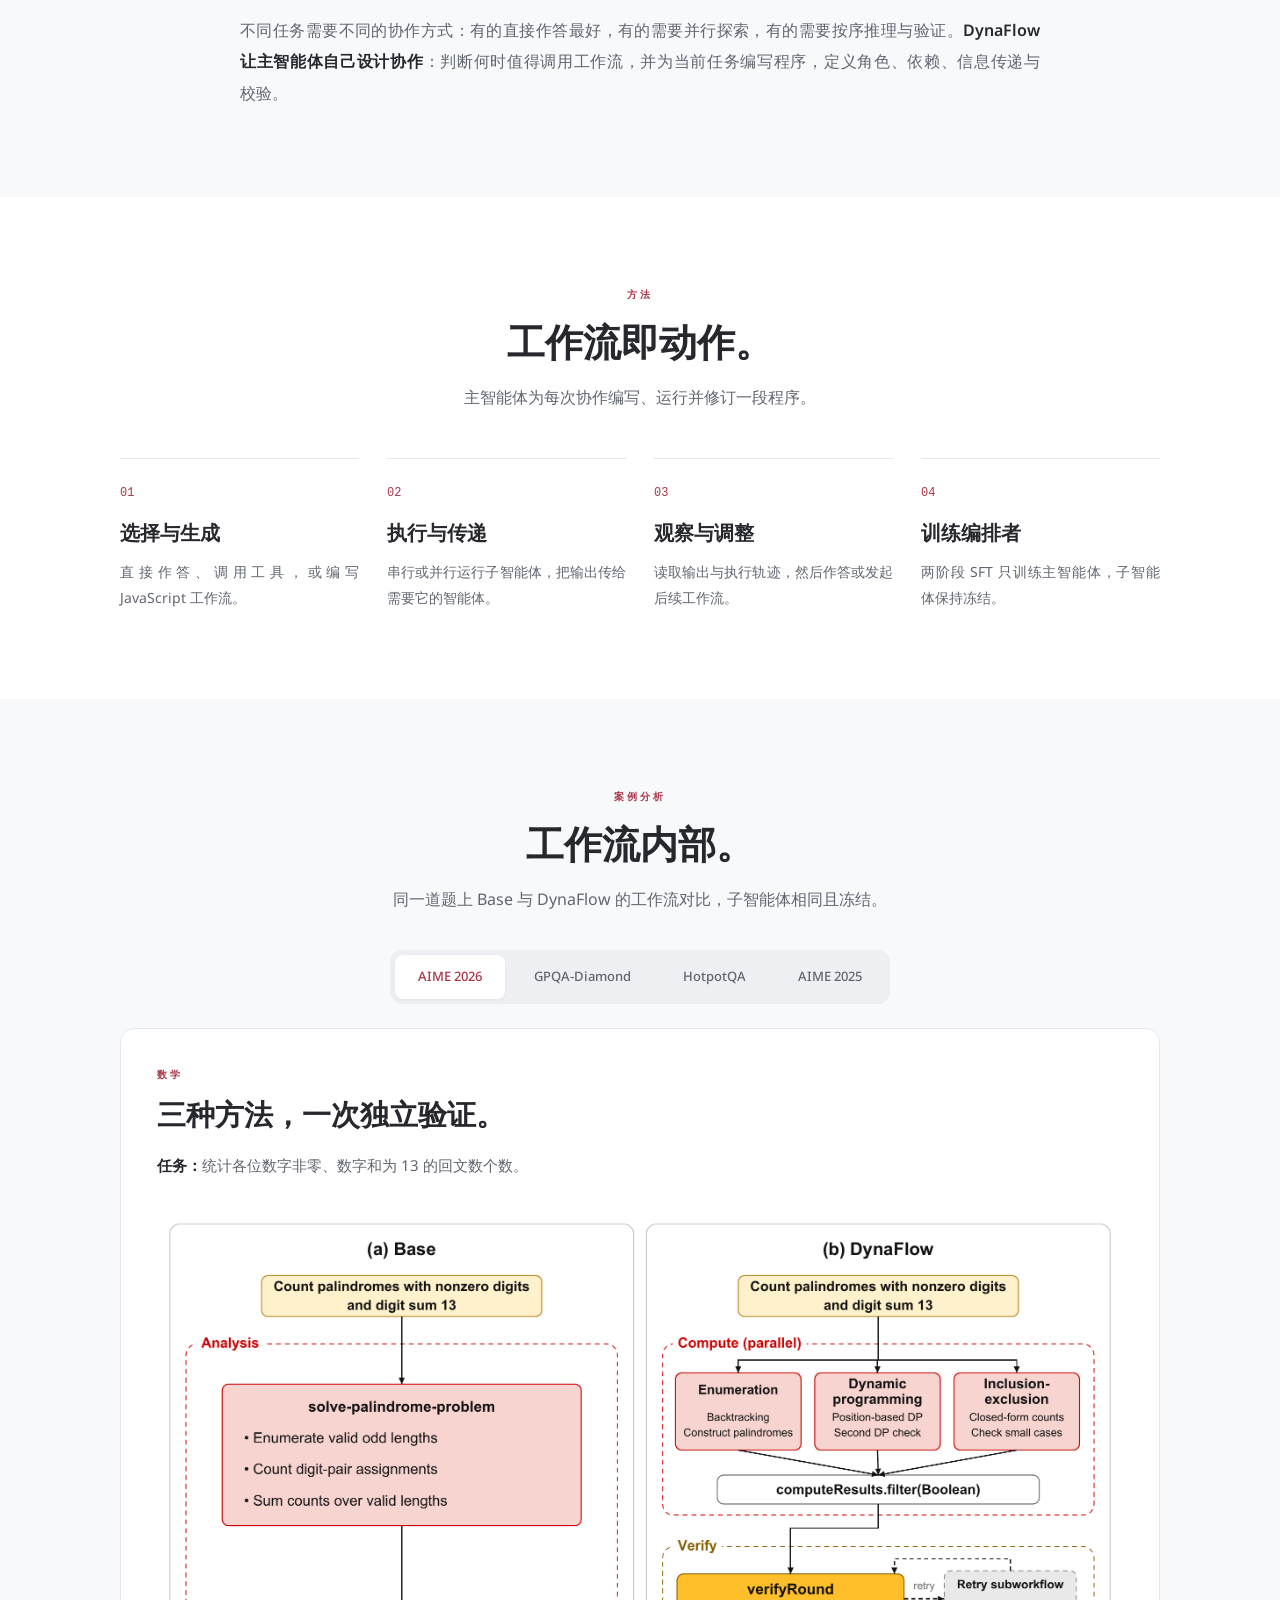
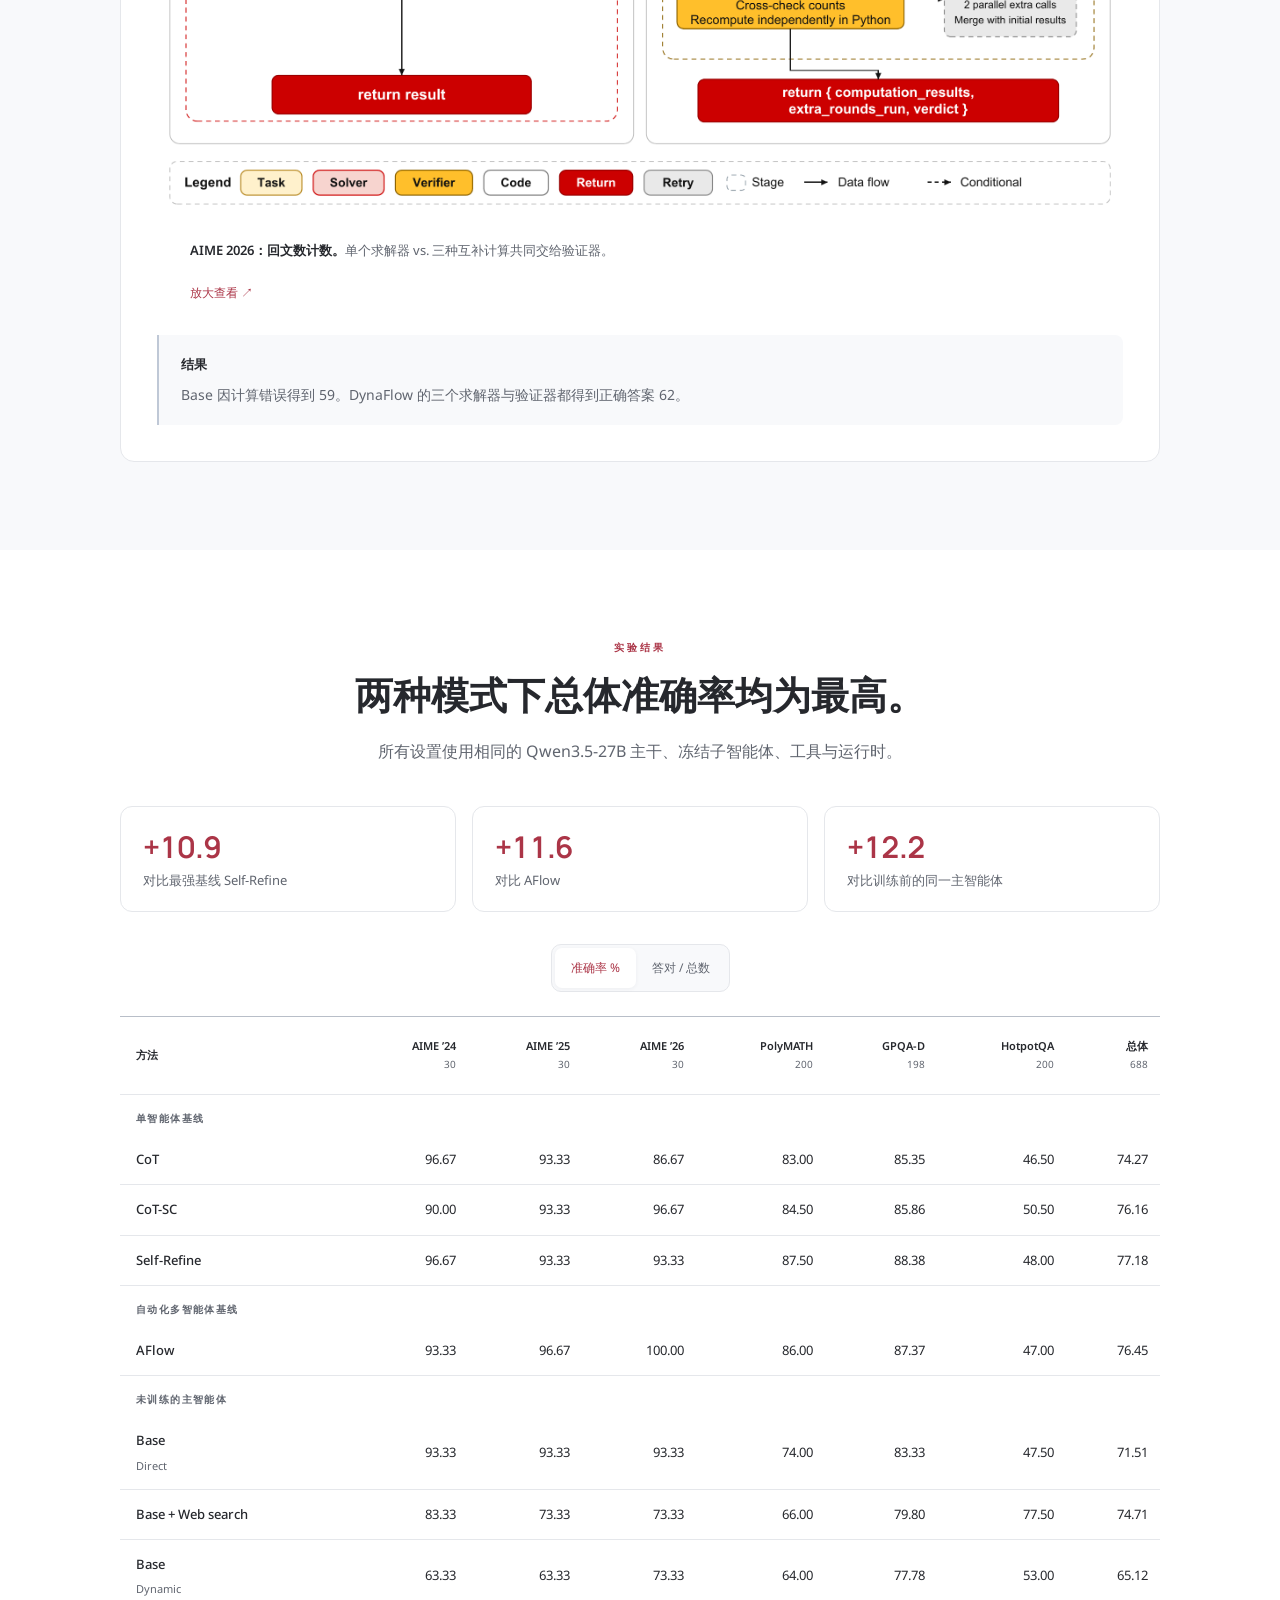
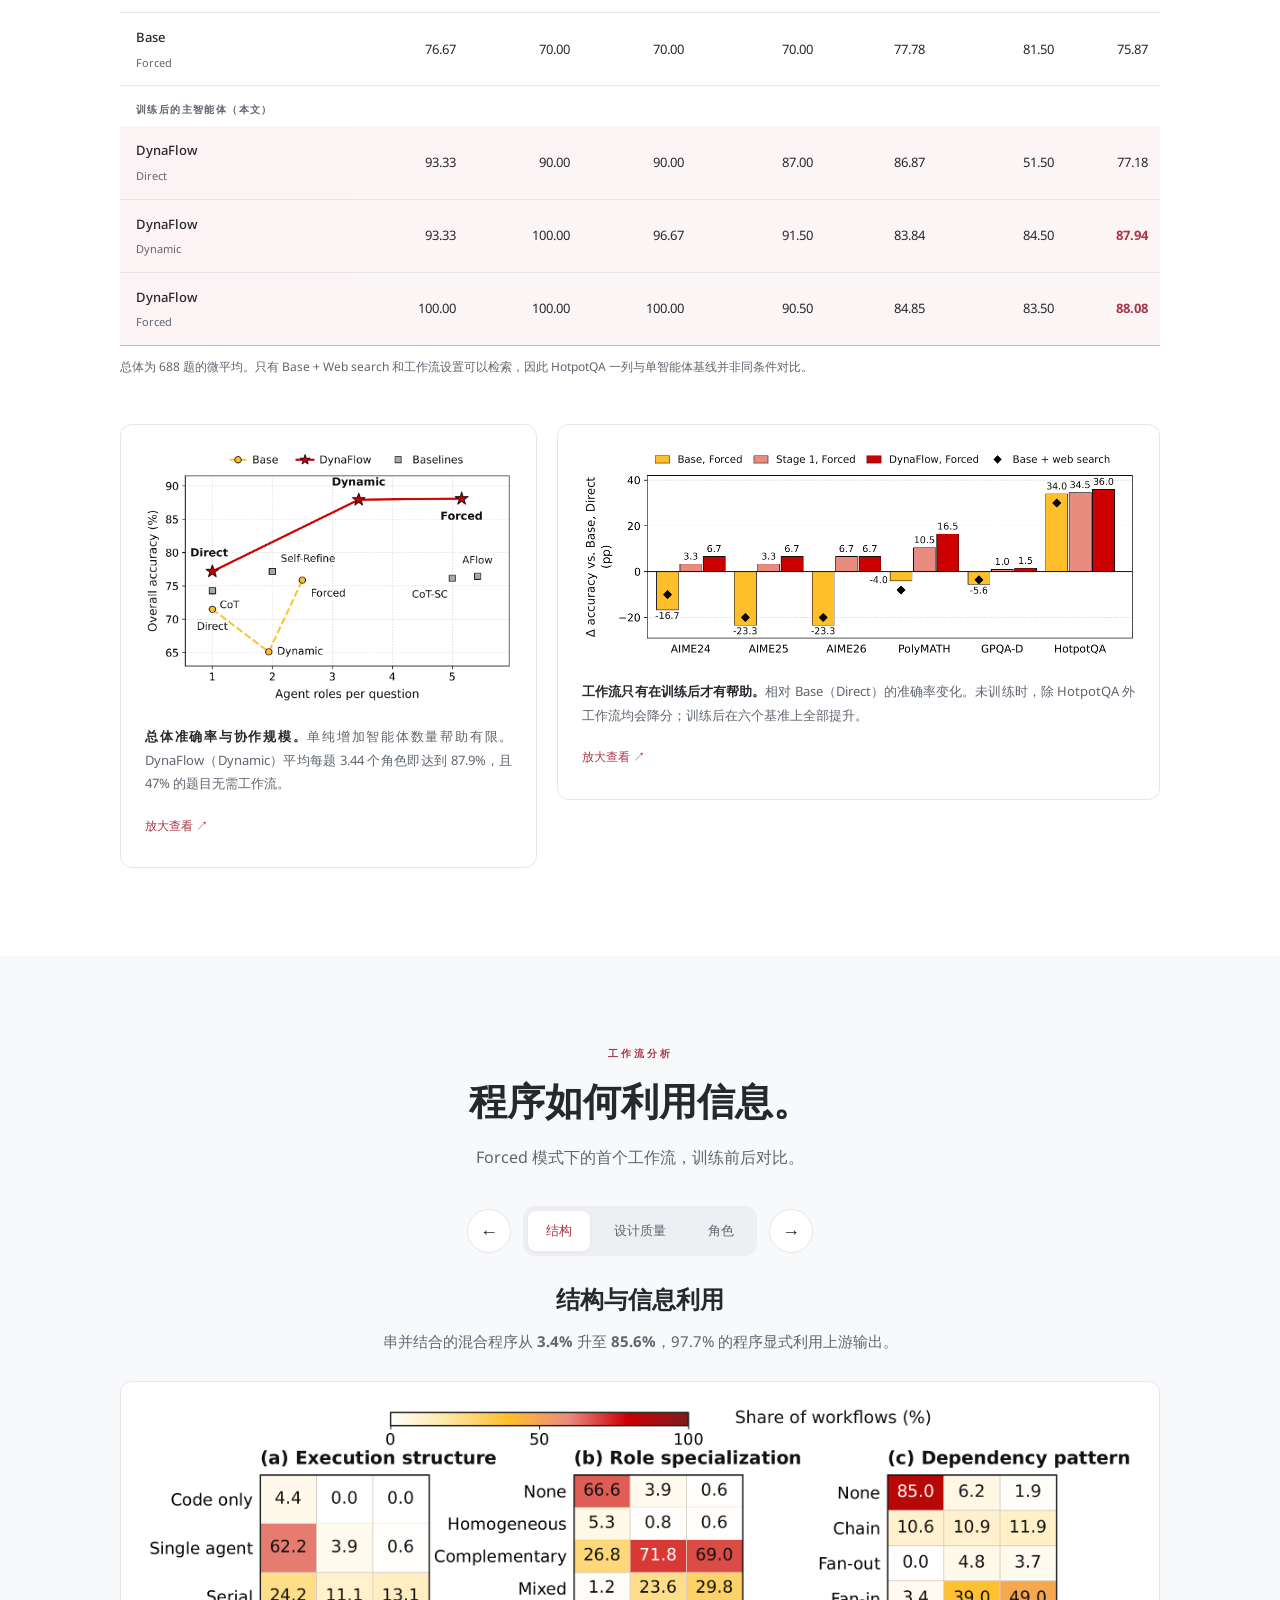
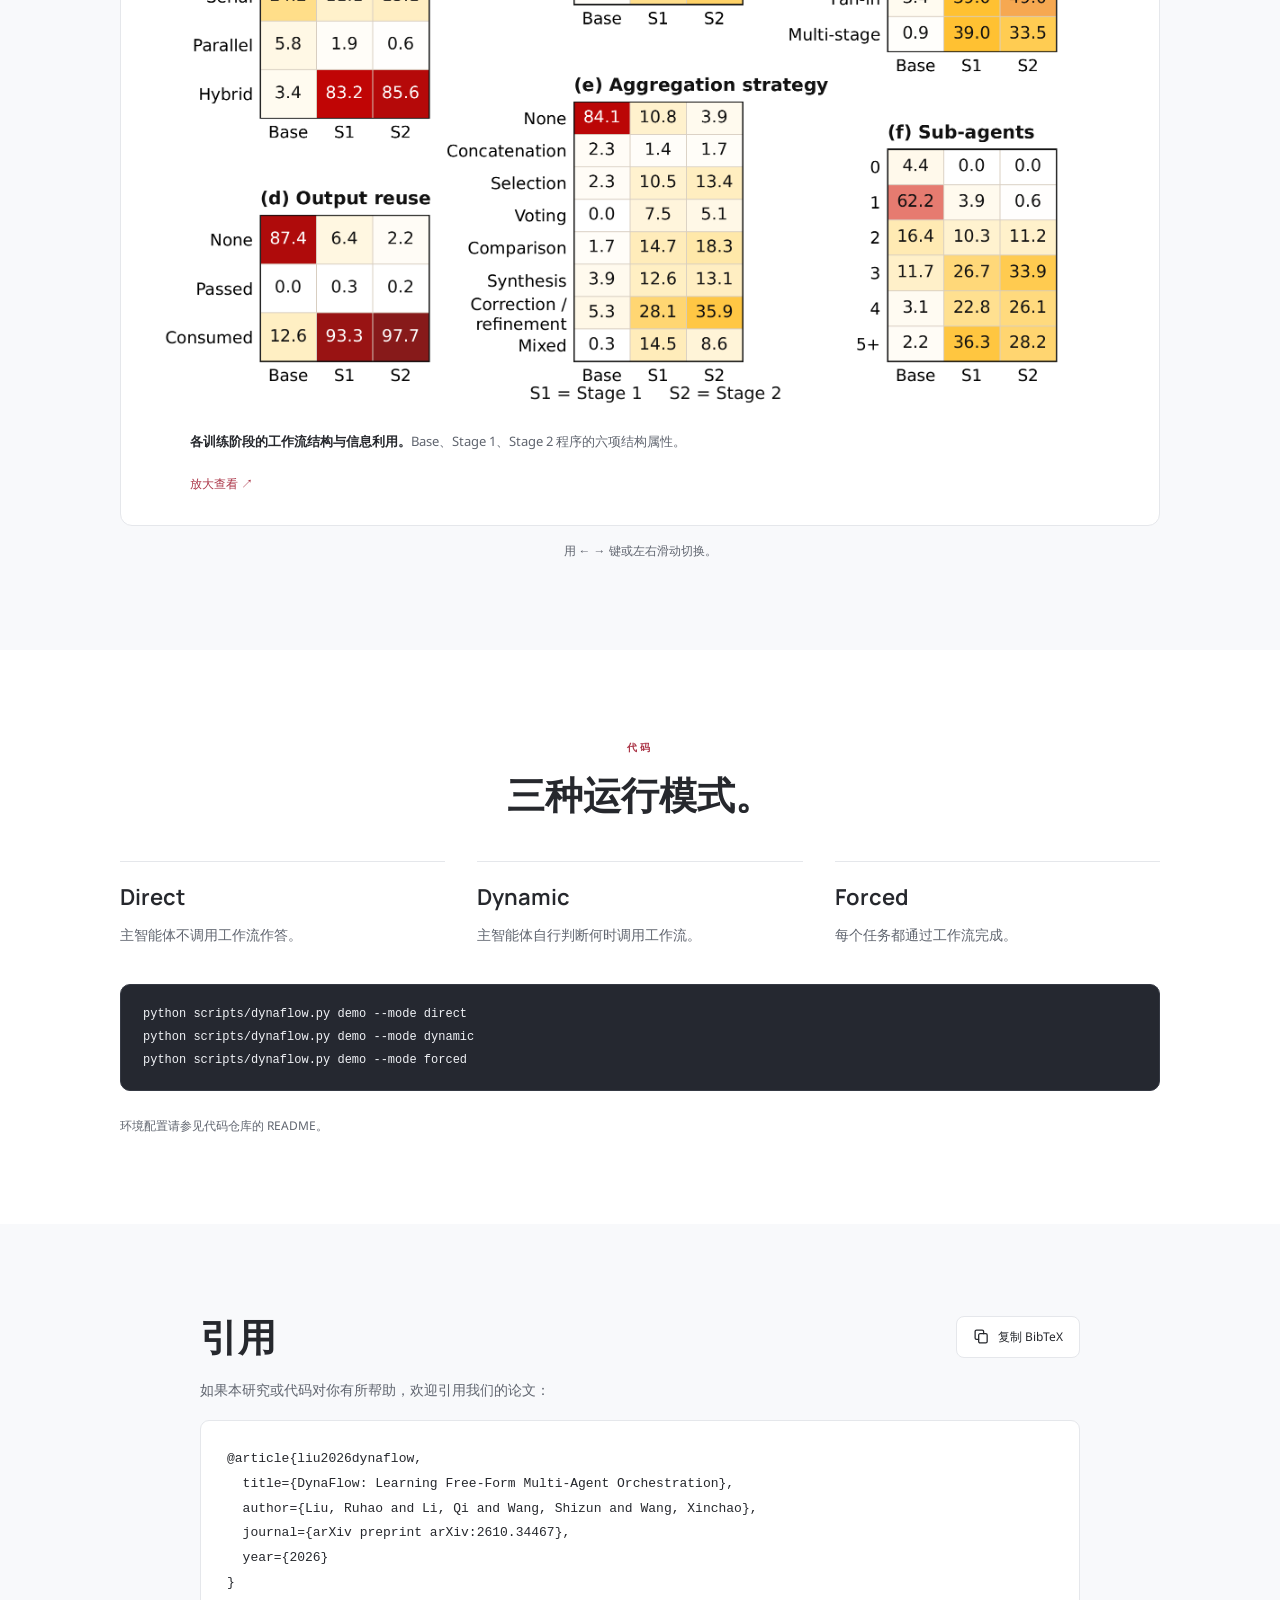
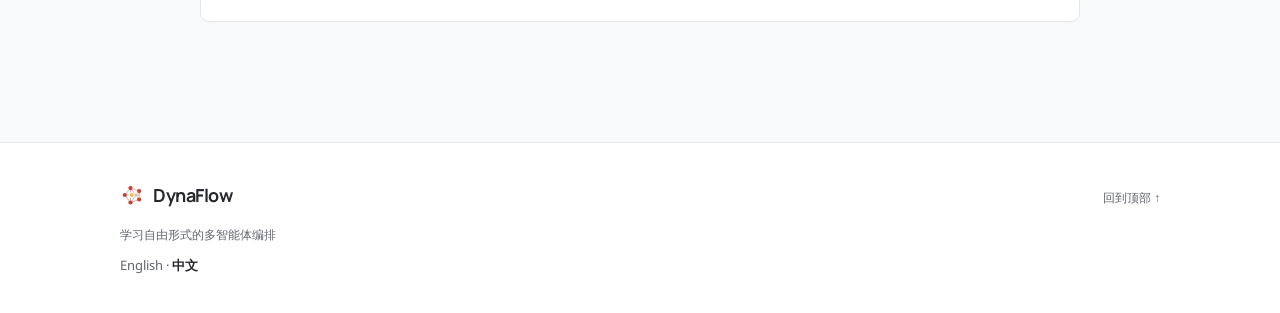
<file: zh.html>
<!doctype html>
<html lang="zh-CN">
<head>
  <meta charset="utf-8">
  <meta name="viewport" content="width=device-width,initial-scale=1">
  <meta name="description" content="DynaFlow：学习自由形式的多智能体编排。主智能体按任务编写并执行多智能体工作流。">
  <meta name="theme-color" content="#ffffff">
  <meta property="og:title" content="DynaFlow: Learning Free-Form Multi-Agent Orchestration">
  <meta property="og:description" content="主智能体学习何时、如何以代码形式编写多智能体工作流。基于 Qwen3.5-27B，在六个基准上总体准确率 88.1%，比最强基线高 10.9 个百分点。">
  <meta property="og:type" content="website">
  <meta property="og:url" content="https://amiya-special.github.io/DynaFlow-website/zh.html">
  <meta property="og:image" content="https://amiya-special.github.io/DynaFlow-website/assets/og-cover.png">
  <meta name="twitter:card" content="summary_large_image">
  <link rel="alternate" hreflang="en" href="index.html">
  <link rel="alternate" hreflang="zh-CN" href="zh.html">
  <title>DynaFlow · 学习自由形式的多智能体编排</title>
  <link rel="icon" type="image/svg+xml" href="assets/logo.svg">
  <link rel="stylesheet" href="assets/fonts/local-fonts.css">
  <link rel="stylesheet" href="assets/style.css">
  <link rel="stylesheet" href="assets/editorial.css">
  <script defer src="assets/config.js"></script>
  <script defer src="assets/app.js"></script>
</head>
<body>
  <a class="skip-link" href="#introduction">跳到正文</a>
  <header class="topbar">
    <a class="wordmark" href="#top"><img src="assets/logo.svg" alt="" width="25" height="25">DynaFlow</a>
    <nav aria-label="Main navigation"><a href="#method">方法</a><a href="#cases">案例</a><a href="#results">结果</a><a href="#code">代码</a></nav>
    <div class="lang-toggle" role="group" aria-label="语言"><a href="index.html" lang="en" hreflang="en" data-lang-link>EN</a><a href="zh.html" lang="zh-CN" hreflang="zh-CN" aria-current="page" data-lang-link>中文</a></div>
    <button class="menu-button" id="menu-toggle" aria-label="打开目录" aria-controls="contents" aria-expanded="false">☰</button>
  </header>
  <dialog id="contents" aria-labelledby="contents-title"><div class="dialog-head"><h2 id="contents-title">本页目录</h2><button class="close-button" id="menu-close" aria-label="关闭目录">×</button></div><nav aria-label="Table of contents"><a href="#introduction">简介</a><a href="#method">DynaFlow 框架</a><a href="#cases">案例分析</a><a href="#results">实验结果</a><a href="#analysis">工作流分析</a><a href="#code">代码</a><a href="#citation" data-citation-link>引用</a><a href="index.html" lang="en" hreflang="en" data-lang-link>English</a></nav></dialog>
  <main id="top">
    <section class="hero container">
      <div class="eyebrow">动态多智能体工作流</div>
      <h1><img src="assets/logo.svg" alt="" width="80" height="80"><span>Dyna<span class="accent">Flow</span></span></h1>
      <h2 class="subtitle" id="project-subtitle">学习自由形式的<br>多智能体编排</h2>
      <p class="authors" id="project-authors">Ruhao Liu, Qi Li, Shizun Wang, Xinchao Wang</p>
      <p class="affiliations" id="project-affiliations" hidden></p>
      <p class="hero-summary">按任务设计的协作。<br><span>以代码生成、执行并迭代多智能体工作流。</span></p>
      <div class="resource-links" aria-label="项目资源">
        <a class="resource resource-public" data-resource="github" href="https://github.com/amiya-special/Dynaflow" target="_blank" rel="noopener noreferrer"><svg class="resource-icon brand-icon" viewBox="0 0 24 24" fill="currentColor" aria-hidden="true" focusable="false"><path d="M12 .297c-6.63 0-12 5.373-12 12 0 5.303 3.438 9.8 8.205 11.385.6.113.82-.258.82-.577 0-.285-.01-1.04-.015-2.04-3.338.724-4.042-1.61-4.042-1.61C4.422 18.07 3.633 17.7 3.633 17.7c-1.087-.744.084-.729.084-.729 1.205.084 1.838 1.236 1.838 1.236 1.07 1.835 2.809 1.305 3.495.998.108-.776.417-1.305.76-1.605-2.665-.3-5.466-1.332-5.466-5.93 0-1.31.465-2.38 1.235-3.22-.135-.303-.54-1.523.105-3.176 0 0 1.005-.322 3.3 1.23.96-.267 1.98-.399 3-.405 1.02.006 2.04.138 3 .405 2.28-1.552 3.285-1.23 3.285-1.23.645 1.653.24 2.873.12 3.176.765.84 1.23 1.91 1.23 3.22 0 4.61-2.805 5.625-5.475 5.92.42.36.81 1.096.81 2.22 0 1.606-.015 2.896-.015 3.286 0 .315.21.69.825.57C20.565 22.092 24 17.592 24 12.297c0-6.627-5.373-12-12-12"/></svg> GitHub</a>
        <a class="resource resource-public" data-resource="arxiv" href="https://arxiv.org/pdf/2610.34467" target="_blank" rel="noopener noreferrer"><svg class="resource-icon brand-icon" viewBox="0 0 24 24" fill="currentColor" aria-hidden="true" focusable="false"><path d="M3.8423 0a1.0037 1.0037 0 0 0-.922.6078c-.1536.3687-.0438.6275.2938 1.1113l6.9185 8.3597-1.0223 1.1058a1.0393 1.0393 0 0 0 .003 1.4229l1.2292 1.3135-5.4391 6.4444c-.2803.299-.4538.823-.2971 1.1986a1.0253 1.0253 0 0 0 .9585.635.9133.9133 0 0 0 .6891-.3405l5.783-6.126 7.4902 8.0051a.8527.8527 0 0 0 .6835.2597.9575.9575 0 0 0 .8777-.6138c.1577-.377-.017-.7502-.306-1.1407l-7.0518-8.3418 1.0632-1.13a.9626.9626 0 0 0 .0089-1.3165L4.6336.4639s-.3733-.4535-.768-.463zm0 .272h.0166c.2179.0052.4874.2715.5644.3639l.005.006.0052.0055 10.169 10.9905a.6915.6915 0 0 1-.0072.945l-1.0666 1.133-1.4982-1.7724-8.5994-10.39c-.3286-.472-.352-.6183-.2592-.841a.7307.7307 0 0 1 .6704-.4401Zm14.341 1.5701a.877.877 0 0 0-.6554.2418l-5.6962 6.1584 1.6944 1.8319 5.3089-6.5138c.3251-.4335.479-.6603.3247-1.0292a1.1205 1.1205 0 0 0-.9763-.689zm-7.6557 12.2823 1.3186 1.4135-5.7864 6.1295a.6494.6494 0 0 1-.4959.26.7516.7516 0 0 1-.706-.4669c-.1119-.2682.0359-.6864.2442-.9083l.0051-.0055.0047-.0055z"/></svg> arXiv</a>
        <a class="resource resource-public" data-resource="huggingface" href="https://huggingface.co/papers/2610.34467" target="_blank" rel="noopener noreferrer"><img class="resource-icon brand-icon" src="assets/huggingface.svg" alt="" width="18" height="18" aria-hidden="true"> Hugging Face</a>
        <a class="resource resource-primary" href="#code"><svg class="resource-icon " viewBox="0 0 24 24" fill="none" stroke="currentColor" stroke-width="1.8" stroke-linecap="round" stroke-linejoin="round" aria-hidden="true" focusable="false"><rect x="3" y="4" width="18" height="16" rx="3"/><path d="m7 9 3 3-3 3m6 0h4"/></svg> 代码</a>
        <a class="resource" href="#cases"><svg class="resource-icon " viewBox="0 0 24 24" fill="none" stroke="currentColor" stroke-width="1.8" stroke-linecap="round" stroke-linejoin="round" aria-hidden="true" focusable="false"><rect x="3" y="3" width="7" height="7" rx="1.5"/><rect x="14" y="3" width="7" height="7" rx="1.5"/><rect x="3" y="14" width="7" height="7" rx="1.5"/><rect x="14" y="14" width="7" height="7" rx="1.5"/></svg> 案例</a>
        <a class="resource" href="#citation" data-citation-link><svg class="resource-icon " viewBox="0 0 24 24" fill="none" stroke="currentColor" stroke-width="1.8" stroke-linecap="round" stroke-linejoin="round" aria-hidden="true" focusable="false"><path d="M10 5H4v7h5c0 4-2 6-5 7m16-14h-6v7h5c0 4-2 6-5 7"/></svg> 引用</a>
      </div>
      <figure class="paper-figure hero-paper-figure">
          <a class="figure-open" href="assets/paper/fig2-overview.png" data-figure-zoom aria-label="放大查看图片"><img src="assets/paper/fig2-overview.png" width="2200" height="792" loading="eager" decoding="async" alt="DynaFlow 总览：两阶段 SFT 训练主智能体；主智能体选择直接作答、调用工具或编写 JavaScript 工作流；冻结子智能体执行研究、推理与验证；结果回传用于下一步决策。"></a>
          <figcaption><strong>DynaFlow 总览。</strong>只训练主智能体。它可以直接作答、调用工具或编写 JavaScript 工作流；冻结的子智能体执行工作流，输出与执行轨迹再用于下一步决策。</figcaption>
          <div class="figure-actions"><a href="assets/paper/fig2-overview.png" data-figure-zoom aria-label="放大查看图片">放大查看 ↗</a></div>
        </figure>
      <div class="metrics"><div><strong>88.1<span>%</span></strong><span>总体准确率 · 688 题</span></div><div><strong>+10.9</strong><span>比最强基线高（百分点）</span></div><div><strong>47<span>%</span></strong><span>无需工作流直接作答，仅 −0.14 分</span></div></div>
      <p class="metric-note">全部基于 Qwen3.5-27B · 六个基准 · <a href="#results">查看结果 ↓</a></p>
    </section>

    <section class="section tinted" id="introduction"><div class="prose container"><div class="section-kicker">简介</div><h2>协作应当适配任务。</h2><p>不同任务需要不同的协作方式：有的直接作答最好，有的需要并行探索，有的需要按序推理与验证。<strong>DynaFlow 让主智能体自己设计协作</strong>：判断何时值得调用工作流，并为当前任务编写程序，定义角色、依赖、信息传递与校验。</p></div></section>

    <section class="section container" id="method"><div class="section-kicker">方法</div><h2>工作流即动作。</h2><p class="section-lead">主智能体为每次协作编写、运行并修订一段程序。</p><div class="method-grid"><article><span class="step-number">01</span><h3>选择与生成</h3><p>直接作答、调用工具，或编写 JavaScript 工作流。</p></article><article><span class="step-number">02</span><h3>执行与传递</h3><p>串行或并行运行子智能体，把输出传给需要它的智能体。</p></article><article><span class="step-number">03</span><h3>观察与调整</h3><p>读取输出与执行轨迹，然后作答或发起后续工作流。</p></article><article><span class="step-number">04</span><h3>训练编排者</h3><p>两阶段 SFT 只训练主智能体，子智能体保持冻结。</p></article></div>
      
      
    </section>



    <section class="section tinted" id="cases"><div class="container">
      <div class="section-kicker">案例分析</div>
      <h2>工作流内部。</h2>
      <p class="section-lead">同一道题上 Base 与 DynaFlow 的工作流对比，子智能体相同且冻结。</p>
      <div class="case-tabs" role="tablist" aria-label="工作流案例" hidden><button id="tab-aime2026" role="tab" data-case="aime2026" aria-selected="true" aria-controls="case-aime2026" tabindex="0">AIME 2026</button><button id="tab-gpqa" role="tab" data-case="gpqa" aria-selected="false" aria-controls="case-gpqa" tabindex="-1">GPQA-Diamond</button><button id="tab-hotpotqa" role="tab" data-case="hotpotqa" aria-selected="false" aria-controls="case-hotpotqa" tabindex="-1">HotpotQA</button><button id="tab-aime2025" role="tab" data-case="aime2025" aria-selected="false" aria-controls="case-aime2025" tabindex="-1">AIME 2025</button></div>
        <article class="case-panel recorded-case" id="case-aime2026" role="tabpanel" aria-labelledby="tab-aime2026" tabindex="0">
          <div class="case-heading"><span class="case-label">数学</span></div>
          <h3>三种方法，一次独立验证。</h3>
          <p class="case-question"><strong>任务：</strong>统计各位数字非零、数字和为 13 的回文数个数。</p>
          <figure class="paper-figure">
          <a class="figure-open" href="assets/paper/case-aime2026.png" data-figure-zoom aria-label="放大查看图片"><img src="assets/paper/case-aime2026.png" width="2200" height="1379" loading="lazy" decoding="async" alt="Base 使用单个回文数求解器；DynaFlow 并行运行三种计数方法并交给验证器。"></a>
          <figcaption><strong>AIME 2026：回文数计数。</strong>单个求解器 vs. 三种互补计算共同交给验证器。</figcaption>
          <div class="figure-actions"><a href="assets/paper/case-aime2026.png" data-figure-zoom aria-label="放大查看图片">放大查看 ↗</a></div>
        </figure>
          <p class="mobile-hint">点击图片可放大。</p>
          <div class="case-observation"><h4>结果</h4><p>Base 因计算错误得到 59。DynaFlow 的三个求解器与验证器都得到正确答案 62。</p></div>
          
        </article>
        <article class="case-panel recorded-case" id="case-gpqa" role="tabpanel" aria-labelledby="tab-gpqa" tabindex="0">
          <div class="case-heading"><span class="case-label">科学</span></div>
          <h3>证据与质疑一并保留。</h3>
          <p class="case-question"><strong>任务：</strong>确定反应 A 与 B 的产物，并选出对应选项。</p>
          <figure class="paper-figure">
          <a class="figure-open" href="assets/paper/case-gpqa.png" data-figure-zoom aria-label="放大查看图片"><img src="assets/paper/case-gpqa.png" width="2200" height="1650" loading="lazy" decoding="async" alt="四个化学研究智能体、两次校验与一个决策智能体，对比 Base 的两次串行调用。"></a>
          <figcaption><strong>GPQA-Diamond：反应产物识别。</strong>研究证据与验证结果同时送达决策智能体。</figcaption>
          <div class="figure-actions"><a href="assets/paper/case-gpqa.png" data-figure-zoom aria-label="放大查看图片">放大查看 ↗</a></div>
        </figure>
          <p class="mobile-hint">点击图片可放大。</p>
          <div class="case-observation"><h4>结果</h4><p>Base 运行两个互不相连的分析。DynaFlow 的校验对初始候选提出质疑，决策智能体综合研究证据与质疑作出判断。</p></div>
        </article>
        <article class="case-panel recorded-case" id="case-hotpotqa" role="tabpanel" aria-labelledby="tab-hotpotqa" tabindex="0">
          <div class="case-heading"><span class="case-label">多跳检索</span></div>
          <h3>把实体与来源传给下一步检索。</h3>
          <p class="case-question"><strong>任务：</strong>根据投资相关描述确定人物，再检索题目所问的年份。</p>
          <figure class="paper-figure">
          <a class="figure-open" href="assets/paper/case-hotpotqa.png" data-figure-zoom aria-label="放大查看图片"><img src="assets/paper/case-hotpotqa.png" width="2200" height="1889" loading="lazy" decoding="async" alt="三条检索路线、候选排序、两次求解与两次校验，无效输出已标出。"></a>
          <figcaption><strong>HotpotQA：人物识别与年份检索。</strong>先识别候选人，再逐一定向求解；带星号的调用未返回有效输出。</figcaption>
          <div class="figure-actions"><a href="assets/paper/case-hotpotqa.png" data-figure-zoom aria-label="放大查看图片">放大查看 ↗</a></div>
        </figure>
          <p class="mobile-hint">点击图片可放大。</p>
          <div class="case-observation"><h4>结果</h4><p>Base 直接搜索公司及其成立年份。DynaFlow 先识别候选人物，再逐一检索对应年份。</p></div>
        </article>
        <article class="case-panel recorded-case" id="case-aime2025" role="tabpanel" aria-labelledby="tab-aime2025" tabindex="0">
          <div class="case-heading"><span class="case-label">几何</span></div>
          <h3>优化结果交给独立审核。</h3>
          <p class="case-question"><strong>任务：</strong>求到五边形五个顶点距离之和的最小值 m + n√p，并给出 m + n + p。</p>
          <figure class="paper-figure">
          <a class="figure-open" href="assets/paper/case-aime2025.png" data-figure-zoom aria-label="放大查看图片"><img src="assets/paper/case-aime2025.png" width="2200" height="2219" loading="lazy" decoding="async" alt="几何构造、并行优化、表达式拟合、两次审核以及未执行的修复分支。"></a>
          <figcaption><strong>AIME 2025：几何优化。</strong>构造、并行优化、表达式拟合与审核通过中间结果串联。</figcaption>
          <div class="figure-actions"><a href="assets/paper/case-aime2025.png" data-figure-zoom aria-label="放大查看图片">放大查看 ↗</a></div>
        </figure>
          <p class="mobile-hint">点击图片可放大。</p>
          <div class="case-observation"><h4>结果</h4><p>一个优化器失败并被过滤；两次审核都确认拟合结果，因此修复分支没有触发。</p></div>
        </article>
    </div></section>

    <section class="section container" id="results"><div class="section-kicker">实验结果</div><h2>两种模式下总体准确率均为最高。</h2><p class="section-lead">所有设置使用相同的 Qwen3.5-27B 主干、冻结子智能体、工具与运行时。</p>
      <div class="results-highlights"><div><strong>+10.9</strong><span>对比最强基线 Self-Refine</span></div><div><strong>+11.6</strong><span>对比 AFlow</span></div><div><strong>+12.2</strong><span>对比训练前的同一主智能体</span></div></div>
      <div class="results-toolbar"><div class="segmented" role="group" aria-label="结果显示方式"><button data-format="percent" aria-pressed="true">准确率 %</button><button data-format="count" aria-pressed="false">答对 / 总数</button></div></div><p class="mobile-hint table-hint">左右滑动表格查看全部基准。</p><div class="table-scroll" tabindex="0" aria-label="结果表；小屏可横向滚动"><table id="results-table"><caption class="visually-hidden">主要结果。总体为全部 688 题的微平均；未给出有效最终答案的运行计为错误。</caption><thead><tr><th scope="col">方法</th><th scope="col">AIME ’24<br><small>30</small></th><th scope="col">AIME ’25<br><small>30</small></th><th scope="col">AIME ’26<br><small>30</small></th><th scope="col">PolyMATH<br><small>200</small></th><th scope="col">GPQA-D<br><small>198</small></th><th scope="col">HotpotQA<br><small>200</small></th><th scope="col">总体<br><small>688</small></th></tr></thead><tbody id="results-body">
        <tr class="group-row"><th scope="rowgroup" colspan="8"><span>单智能体基线</span></th></tr>
        <tr><th scope="row">CoT</th><td>96.67</td><td>93.33</td><td>86.67</td><td>83.00</td><td>85.35</td><td>46.50</td><td>74.27</td></tr>
        <tr><th scope="row">CoT-SC</th><td>90.00</td><td>93.33</td><td>96.67</td><td>84.50</td><td>85.86</td><td>50.50</td><td>76.16</td></tr>
        <tr><th scope="row">Self-Refine</th><td>96.67</td><td>93.33</td><td>93.33</td><td>87.50</td><td>88.38</td><td>48.00</td><td>77.18</td></tr>
        <tr class="group-row"><th scope="rowgroup" colspan="8"><span>自动化多智能体基线</span></th></tr>
        <tr><th scope="row">AFlow</th><td>93.33</td><td>96.67</td><td>100.00</td><td>86.00</td><td>87.37</td><td>47.00</td><td>76.45</td></tr>
        <tr class="group-row"><th scope="rowgroup" colspan="8"><span>未训练的主智能体</span></th></tr>
        <tr><th scope="row">Base <small>Direct</small></th><td>93.33</td><td>93.33</td><td>93.33</td><td>74.00</td><td>83.33</td><td>47.50</td><td>71.51</td></tr>
        <tr><th scope="row">Base + Web search</th><td>83.33</td><td>73.33</td><td>73.33</td><td>66.00</td><td>79.80</td><td>77.50</td><td>74.71</td></tr>
        <tr><th scope="row">Base <small>Dynamic</small></th><td>63.33</td><td>63.33</td><td>73.33</td><td>64.00</td><td>77.78</td><td>53.00</td><td>65.12</td></tr>
        <tr><th scope="row">Base <small>Forced</small></th><td>76.67</td><td>70.00</td><td>70.00</td><td>70.00</td><td>77.78</td><td>81.50</td><td>75.87</td></tr>
        <tr class="group-row"><th scope="rowgroup" colspan="8"><span>训练后的主智能体（本文）</span></th></tr>
        <tr class="highlight subdued"><th scope="row">DynaFlow <small>Direct</small></th><td>93.33</td><td>90.00</td><td>90.00</td><td>87.00</td><td>86.87</td><td>51.50</td><td>77.18</td></tr>
        <tr class="highlight"><th scope="row">DynaFlow <small>Dynamic</small></th><td>93.33</td><td>100.00</td><td>96.67</td><td>91.50</td><td>83.84</td><td>84.50</td><td>87.94</td></tr>
        <tr class="highlight"><th scope="row">DynaFlow <small>Forced</small></th><td>100.00</td><td>100.00</td><td>100.00</td><td>90.50</td><td>84.85</td><td>83.50</td><td>88.08</td></tr>
      </tbody></table></div><p class="figure-note">总体为 688 题的微平均。只有 Base + Web search 和工作流设置可以检索，因此 HotpotQA 一列与单智能体基线并非同条件对比。</p>
      <div class="results-figures">
        <figure class="paper-figure">
          <a class="figure-open" href="assets/paper/fig1-accuracy-vs-roles.png" data-figure-zoom aria-label="放大查看图片"><img src="assets/paper/fig1-accuracy-vs-roles.png" width="2200" height="1526" loading="lazy" decoding="async" alt="总体准确率与每题智能体角色数的关系：DynaFlow 从 Direct 的 77.2% 升至 Dynamic 87.9% 与 Forced 88.1%；Base 在 65%–76% 之间；各基线在 74%–77% 之间。"></a>
          <figcaption><strong>总体准确率与协作规模。</strong>单纯增加智能体数量帮助有限。DynaFlow（Dynamic）平均每题 3.44 个角色即达到 87.9%，且 47% 的题目无需工作流。</figcaption>
          <div class="figure-actions"><a href="assets/paper/fig1-accuracy-vs-roles.png" data-figure-zoom aria-label="放大查看图片">放大查看 ↗</a></div>
        </figure>
        <figure class="paper-figure">
          <a class="figure-open" href="assets/paper/fig3-forced-vs-direct.png" data-figure-zoom aria-label="放大查看图片"><img src="assets/paper/fig3-forced-vs-direct.png" width="2200" height="834" loading="lazy" decoding="async" alt="各基准上 Forced 模式相对 Base（Direct）的准确率变化：未训练时除 HotpotQA 外均下降，训练后六个基准全部提升。"></a>
          <figcaption><strong>工作流只有在训练后才有帮助。</strong>相对 Base（Direct）的准确率变化。未训练时，除 HotpotQA 外工作流均会降分；训练后在六个基准上全部提升。</figcaption>
          <div class="figure-actions"><a href="assets/paper/fig3-forced-vs-direct.png" data-figure-zoom aria-label="放大查看图片">放大查看 ↗</a></div>
        </figure>
      </div>
    </section>



    <section class="section tinted" id="analysis"><div class="container">
      <div class="section-kicker">工作流分析</div>
      <h2>程序如何利用信息。</h2>
      <p class="section-lead">Forced 模式下的首个工作流，训练前后对比。</p>
      <div class="carousel" data-carousel aria-roledescription="carousel" aria-label="工作流分析图">
        <div class="carousel-controls" hidden>
          <button type="button" class="carousel-arrow" data-dir="-1" aria-label="上一张">←</button>
          <div class="carousel-tabs" role="group" aria-label="选择图"><button type="button" data-slide="0" aria-controls="analysis-structure" aria-pressed="true">结构</button><button type="button" data-slide="1" aria-controls="analysis-quality" aria-pressed="false">设计质量</button><button type="button" data-slide="2" aria-controls="analysis-roles" aria-pressed="false">角色</button></div>
          <button type="button" class="carousel-arrow" data-dir="1" aria-label="下一张">→</button>
        </div>
        <div class="carousel-track" tabindex="0" aria-live="polite">
      <div class="analysis-block carousel-slide" id="analysis-structure" role="group" aria-roledescription="slide" aria-label="第 1 / 3 张：结构"><h3>结构与信息利用</h3><p>串并结合的混合程序从 <strong>3.4%</strong> 升至 <strong>85.6%</strong>，97.7% 的程序显式利用上游输出。</p>
<figure class="paper-figure">
          <a class="figure-open" href="assets/paper/fig5-workflow-structure.png" data-figure-zoom aria-label="放大查看图片"><img src="assets/paper/fig5-workflow-structure.png" width="2200" height="1339" loading="lazy" decoding="async" alt="六张热力图对比 Base、Stage 1、Stage 2 程序的执行结构、角色分工、依赖模式、输出复用、聚合策略与子智能体数量。"></a>
          <figcaption><strong>各训练阶段的工作流结构与信息利用。</strong>Base、Stage 1、Stage 2 程序的六项结构属性。</figcaption>
          <div class="figure-actions"><a href="assets/paper/fig5-workflow-structure.png" data-figure-zoom aria-label="放大查看图片">放大查看 ↗</a></div>
        </figure>
      </div><div class="analysis-block carousel-slide" id="analysis-quality" role="group" aria-roledescription="slide" aria-label="第 2 / 3 张：设计质量"><h3>工作流设计质量</h3><p>Stage 2 数据筛选使严重信息流缺陷减半（1.9% → 0.9%），且使用的子智能体更少。</p>
<figure class="paper-figure">
          <a class="figure-open" href="assets/paper/fig4-design-quality.png" data-figure-zoom aria-label="放大查看图片"><img src="assets/paper/fig4-design-quality.png" width="2200" height="1077" loading="lazy" decoding="async" alt="Base、Stage 1、Stage 2 在任务一致性、分解合理性、逻辑连贯性与信息流正确性上的评分分布。"></a>
          <figcaption><strong>工作流设计质量。</strong>评审打分：0 = 严重缺陷，1 = 轻微不足，2 = 无缺陷。</figcaption>
          <div class="figure-actions"><a href="assets/paper/fig4-design-quality.png" data-figure-zoom aria-label="放大查看图片">放大查看 ↗</a></div>
        </figure>
      </div><div class="analysis-block carousel-slide" id="analysis-roles" role="group" aria-roledescription="slide" aria-label="第 3 / 3 张：角色"><h3>角色随任务调整</h3><p>数学题以求解器和验证器为主；HotpotQA 中研究者占子智能体的 59.6%。</p>
<figure class="paper-figure">
          <a class="figure-open" href="assets/paper/fig6-role-allocation.png" data-figure-zoom aria-label="放大查看图片"><img src="assets/paper/fig6-role-allocation.png" width="2200" height="652" loading="lazy" decoding="async" alt="各基准的子智能体角色饼图：数学以求解器和验证器为主，HotpotQA 以研究者为主，GPQA-Diamond 介于两者之间。"></a>
          <figcaption><strong>随任务变化的角色分配。</strong>按角色统计的已执行子智能体节点占比；三届 AIME 合并统计。</figcaption>
          <div class="figure-actions"><a href="assets/paper/fig6-role-allocation.png" data-figure-zoom aria-label="放大查看图片">放大查看 ↗</a></div>
        </figure>
      </div>
        </div>
        <p class="carousel-hint" hidden>用 ← → 键或左右滑动切换。</p>
      </div>
    </div></section>

    <section class="section" id="code">
      <div class="container">
        <div class="section-kicker">代码</div>
        <div class="runtime-heading"><h2>三种运行模式。</h2></div>
        <div class="runtime-modes">
          <article><h3>Direct</h3><p>主智能体不调用工作流作答。</p></article>
          <article><h3>Dynamic</h3><p>主智能体自行判断何时调用工作流。</p></article>
          <article><h3>Forced</h3><p>每个任务都通过工作流完成。</p></article>
        </div>
        <div class="code-panel code-single"><pre tabindex="0" aria-label="运行命令"><code>python scripts/dynaflow.py demo --mode direct
python scripts/dynaflow.py demo --mode dynamic
python scripts/dynaflow.py demo --mode forced</code></pre></div>
        <p class="runtime-note">环境配置请参见代码仓库的 README。</p>
      </div>
    </section>

    <section class="section tinted citation-section" id="citation">
      <div class="container citation-inner">
        <div class="citation-heading"><h2>引用</h2><button id="copy-citation" class="copy-button" type="button"><svg class="resource-icon " viewBox="0 0 24 24" fill="none" stroke="currentColor" stroke-width="1.8" stroke-linecap="round" stroke-linejoin="round" aria-hidden="true" focusable="false"><rect x="8" y="8" width="12" height="13" rx="2"/><path d="M15 8V5a2 2 0 0 0-2-2H5a2 2 0 0 0-2 2v9a2 2 0 0 0 2 2h3"/></svg> 复制 BibTeX</button></div>
        <p class="citation-note">如果本研究或代码对你有所帮助，欢迎引用我们的论文：</p>
        <pre class="bibtex" tabindex="0" aria-label="BibTeX 引用"><code id="citation-text">@article{liu2026dynaflow,
  title={DynaFlow: Learning Free-Form Multi-Agent Orchestration},
  author={Liu, Ruhao and Li, Qi and Wang, Shizun and Wang, Xinchao},
  journal={arXiv preprint arXiv:2610.34467},
  year={2026}
}</code></pre>
        <p id="copy-status" role="status" aria-live="polite"></p>
      </div>
    </section>
  </main>
  <dialog id="figure-viewer" aria-labelledby="figure-viewer-title">
    <div class="figure-viewer-header"><h2 id="figure-viewer-title">论文插图</h2><div class="figure-viewer-controls"><button id="figure-scale" type="button" aria-pressed="false">原始尺寸</button><a id="figure-original" href="assets/paper/fig2-overview.png" target="_blank" rel="noopener">新窗口打开 ↗</a><button id="figure-close" class="close-button" type="button" aria-label="关闭">×</button></div></div>
    <div class="figure-viewport" tabindex="0" aria-label="放大的论文插图，可滚动查看细节"><img id="figure-viewer-image" alt="" src="assets/paper/fig2-overview.png"></div>
    <p class="figure-viewer-hint">小字可点“原始尺寸”查看；滚动浏览，按 Esc 关闭。</p>
  </dialog>
  <footer><div class="container"><a class="wordmark" href="#top"><img src="assets/logo.svg" alt="" width="24" height="24">DynaFlow</a><p>学习自由形式的多智能体编排</p><p class="footer-lang"><a href="index.html" lang="en" hreflang="en" data-lang-link>English</a> · <a href="zh.html" lang="zh-CN" hreflang="zh-CN" aria-current="page" data-lang-link>中文</a></p><a class="back-top" href="#top">回到顶部 ↑</a></div></footer>
</body>
</html>
</file>
<file: assets/fonts/local-fonts.css>
/* Embedded for both file:// and HTTP previews. SIL Open Font Licenses are in this directory. */
@font-face { font-family: "Manrope"; src: url("manrope-latin.woff2") format("woff2"); font-style: normal; font-weight: 400 700; font-display: swap; }
@font-face { font-family: "Noto Sans"; src: url("noto-sans-latin.woff2") format("woff2"); font-style: normal; font-weight: 400 700; font-display: swap; }
</file>
<file: assets/style.css>
:root {
  --ink:#222a35;
  --muted:#68717d;
  --accent:#c34232;
  --accent-light:#fbefec;
  --line:#e5e7eb;
  --paper:#f8f9fa;
  --blue:#31516e;
  --radius:14px}
* {
  box-sizing:border-box}
html {
  scroll-behavior:smooth;
  scroll-padding-top:90px}
body {
  margin:0;
  color:var(--ink);
  background:#fff;
  font-family:Inter,"Segoe UI",Arial,sans-serif;
  font-size:16px;
  line-height:1.7;
  -webkit-font-smoothing:antialiased}
a {
  color:inherit;
  text-decoration:none}
button {
  font:inherit;
  cursor:pointer}
button,a {
  -webkit-tap-highlight-color:transparent}
a:focus-visible,button:focus-visible,summary:focus-visible,[tabindex]:focus-visible {
  outline:3px solid #c34232;
  outline-offset:5px}
button {
  color:inherit}
img {
  max-width:100%;
  height:auto}
h1,h2,h3,p,figure {
  margin:0}
h2 {
  font-size:36px;
  line-height:1.23;
  letter-spacing:-1.1px;
  font-weight:650}
h3 {
  font-size:20px;
  line-height:1.4;
  letter-spacing:-.35px}
p {
  color:#53606c}
.container {
  width:min(1060px,calc(100% - 64px));
  margin-inline:auto}
.topbar {
  height:70px;
  display:flex;
  align-items:center;
  justify-content:space-between;
  border-bottom:1px solid #eef0f2;
  padding:0 5%;
  gap:24px}
.wordmark {
  display:inline-flex;
  align-items:center;
  gap:9px;
  font-size:18px;
  font-weight:750;
  letter-spacing:-.5px}
.topbar nav {
  display:flex;
  gap:32px;
  margin-left:auto;
  font-size:13px;
  font-weight:550}
.topbar nav a:hover,.text-link:hover {
  color:var(--accent)}
.menu-button {
  border:1px solid var(--line);
  background:#fff;
  border-radius:7px;
  width:34px;
  height:34px;
  line-height:1}
.hero {
  text-align:center;
  padding-top:60px;
  padding-bottom:45px}
.eyebrow {
  font-size:10px;
  letter-spacing:1.7px;
  font-weight:650;
  display:flex;
  justify-content:center;
  align-items:center;
  gap:10px;
  color:#737b86}
.status-dot {
  width:6px;
  height:6px;
  background:var(--accent);
  border-radius:50%}
.eyebrow-divider {
  color:#c7ccd2;
  margin:0 3px}
h1 {
  display:flex;
  align-items:center;
  justify-content:center;
  gap:18px;
  font-size:78px;
  line-height:1.15;
  letter-spacing:-4px;
  margin:25px 0 12px;
  font-weight:750}
h1 img {
  width:72px}
.accent {
  color:var(--accent)}
.subtitle {
  font-size:36px;
  font-weight:500;
  letter-spacing:-1.2px;
  line-height:1.3}
.authors {
  margin-top:25px;
  font-size:17px;
  color:var(--blue)}
.affiliations {
  font-size:14px;
  margin-top:3px;
  color:#9298a0}
.resource-links {
  display:flex;
  flex-wrap:wrap;
  justify-content:center;
  gap:9px;
  margin-top:26px}
.resource {
  display:inline-flex;
  align-items:center;
  gap:8px;
  padding:8px 18px;
  background:#2c323a;
  color:white;
  border-radius:30px;
  font-size:13px;
  line-height:1.4;
  transition:background .15s}
.resource[href]:hover {
  background:var(--accent)}
.resource[aria-disabled=true] {
  background:#3e434b;
  color:#eee;
  cursor:default}
.resource small {
  font-size:9px;
  color:#ccd0d6;
  border-left:1px solid #6a7078;
  padding-left:7px}
.hero-summary {
  font-size:17px;
  line-height:1.75;
  max-width:700px;
  margin:32px auto 0}
.hero-summary strong {
  font-weight:550;
  color:#364452}
.teaser {
  margin-top:42px;
  border:1px solid var(--line);
  border-radius:16px;
  padding:22px 30px 20px;
  text-align:left;
  background:linear-gradient(130deg,#fff 60%,#fdf9f8)}
.figure-label {
  display:flex;
  justify-content:space-between;
  gap:16px;
  font-size:10px;
  letter-spacing:1.3px;
  color:#8c939b}
.figure-label span:first-child {
  color:var(--accent);
  font-weight:700}
.figure-label span:last-child {
  letter-spacing:.2px}
.flow-diagram {
  display:grid;
  grid-template-columns:1fr 28px 1.3fr 28px 1.65fr;
  gap:20px;
  align-items:center;
  padding:26px 10px 18px}
.flow-query {
  border:1px solid #dce1e7;
  border-radius:9px;
  padding:18px;
  text-align:left;
  background:#fff}
.small-label {
  display:block;
  color:#87919a;
  font-size:9px;
  letter-spacing:1.5px}
.flow-query strong {
  font-size:14px;
  display:block;
  margin-top:5px}
.query-line {
  display:block;
  height:4px;
  background:#e5e9ee;
  width:95%;
  margin-top:15px;
  border-radius:4px}
.query-line.short {
  width:62%;
  margin-top:8px}
.flow-arrow {
  color:#a5aeb7;
  font-size:26px}
.flow-main {
  display:flex;
  flex-direction:column;
  align-items:center;
  padding:20px 8px;
  border:1px solid #e2b2a9;
  background:#fff7f4;
  border-radius:12px;
  box-shadow:0 5px 20px #c3423208}
.flow-main strong {
  font-size:18px;
  margin-top:7px}
.flow-main>span {
  font-size:10px;
  margin-top:3px;
  color:#8c706b}
.flow-main em {
  font-style:normal;
  font-size:8px;
  letter-spacing:1.2px;
  color:var(--accent);
  margin-top:14px;
  background:#f9e6df;
  border-radius:4px;
  padding:3px 9px}
.flow-actions {
  display:grid;
  gap:8px}
.action-simple {
  font-size:11px;
  padding:5px 13px;
  border:1px solid #e6e9ed;
  border-radius:6px;
  color:#7e8791;
  background:#fff}
.action-simple span {
  margin-right:7px}
.workflow-action {
  border:1px solid #b4c4d2;
  background:#f5f8fc;
  border-radius:9px;
  padding:10px 13px}
.workflow-title {
  font-size:11px;
  font-weight:650;
  color:#345471;
  display:flex;
  align-items:center;
  gap:7px}
.workflow-title code {
  margin-left:auto;
  font-size:8px;
  background:#e1eaf3;
  border-radius:3px;
  padding:0 5px}
.agent-graph {
  margin:12px auto 3px;
  max-width:220px;
  display:grid;
  grid-template-columns:1fr 1fr;
  gap:3px 12px;
  text-align:center}
.agent-node {
  border:1px solid #d1dce7;
  font-size:9px;
  padding:5px 6px;
  background:#fff;
  border-radius:4px}
.agent-node.verify {
  grid-column:1/3;
  justify-self:center;
  padding-inline:20px}
.graph-join {
  grid-column:1/3;
  font-size:11px;
  color:#9baec0;
  line-height:1}
.frozen-label {
  font-size:7px;
  letter-spacing:1.2px;
  color:#7b91a5;
  display:block;
  text-align:center;
  margin-top:6px}
.feedback {
  display:flex;
  align-items:center;
  gap:12px;
  margin:0 10px;
  color:#88939e;
  font-size:10px}
.feedback>span:first-child {
  font-size:24px;
  color:var(--accent)}
.feedback-line {
  flex:1;
  border-bottom:1px dashed #c8d0d7}
.teaser figcaption {
  font-size:12px;
  line-height:1.7;
  text-align:center;
  max-width:780px;
  margin:14px auto 0;
  color:#7d8690}
.metrics {
  display:grid;
  grid-template-columns:repeat(4,1fr);
  margin:32px auto 0;
  max-width:850px}
.metrics>div {
  border-right:1px solid var(--line);
  display:flex;
  flex-direction:column;
  gap:0}
.metrics>div:last-child {
  border:0}
.metrics strong {
  font-size:34px;
  letter-spacing:-1px;
  color:#303d49;
  font-weight:650}
.metrics strong span {
  font-size:19px;
  margin-left:2px}
.metrics>div>span {
  font-size:11px;
  color:#818b95}
.metric-note {
  font-size:10px;
  margin-top:16px;
  color:#949ca5}
.metric-note a {
  color:#63798f}
.section {
  padding-top:76px;
  padding-bottom:76px;
  scroll-margin-top:20px}
.tinted {
  background:var(--paper);
  border-top:1px solid #f0f1f3;
  border-bottom:1px solid #f0f1f3}
.section-kicker {
  font-size:10px;
  font-weight:700;
  letter-spacing:1.8px;
  color:var(--accent);
  margin-bottom:15px}
.prose {
  max-width:800px}
.prose h2 {
  margin-bottom:25px}
.prose>p {
  margin-top:18px;
  font-size:16px;
  line-height:1.85}
.prose strong {
  font-weight:600;
  color:#34414c}
.takeaway {
  border-left:3px solid var(--accent);
  padding:4px 0 4px 22px;
  margin-top:30px}
.takeaway>span {
  text-transform:uppercase;
  letter-spacing:1.4px;
  font-size:9px;
  color:var(--accent);
  font-weight:700}
.takeaway p {
  margin-top:6px;
  font-size:19px;
  line-height:1.6;
  color:#394653}
.section-lead {
  font-size:16px;
  margin-top:14px;
  max-width:730px}
.method-grid {
  display:grid;
  grid-template-columns:repeat(3,1fr);
  gap:32px;
  margin-top:38px}
.step-number {
  font-size:11px;
  color:var(--accent);
  display:block;
  margin-bottom:10px}
.method-grid h3 {
  font-size:18px}
.method-grid p {
  font-size:13px;
  margin-top:9px}
.code-panel {
  margin-top:32px;
  background:#242d38;
  border-radius:12px;
  overflow:hidden;
  color:#d8e4ee}
.code-header {
  display:flex;
  justify-content:space-between;
  align-items:center;
  padding:14px 20px;
  border-bottom:1px solid #3b4653;
  font-size:11px;
  color:#bac5d0}
.code-header>span:last-child {
  font-size:8px;
  letter-spacing:1px;
  color:#8f9aa6}
.code-dot {
  display:inline-block;
  width:6px;
  height:6px;
  background:#e2b56a;
  border-radius:50%;
  margin-right:7px}
pre {
  margin:0;
  font-family:"Cascadia Code",Consolas,monospace;
  overflow-x:auto;
  font-size:12px;
  line-height:1.8;
  tab-size:2}
.code-panel pre {
  padding:25px 30px}
.keyword {
  color:#e9b1a6}
.string {
  color:#c4d6b5}
.comment {
  color:#91a0af}
.figure-note {
  font-size:11px;
  color:#84909b;
  margin-top:14px;
  line-height:1.7}
.mode-explainer {
  display:grid;
  grid-template-columns:1fr 1fr;
  gap:32px;
  margin-top:35px}
.pill {
  font-size:9px;
  letter-spacing:1.2px;
  background:#eff2f5;
  color:#617181;
  padding:5px 9px;
  border-radius:4px}
.mode-explainer p {
  font-size:13px;
  margin-top:10px}
.results-toolbar {
  display:flex;
  justify-content:space-between;
  align-items:center;
  gap:16px;
  margin-top:30px;
  margin-bottom:20px}
.segmented {
  display:flex;
  border:1px solid var(--line);
  border-radius:7px;
  padding:3px;
  background:#f6f7f8}
.segmented button {
  border:0;
  background:transparent;
  padding:6px 12px;
  font-size:11px;
  color:#7c8590;
  border-radius:4px}
.segmented button[aria-pressed=true] {
  background:#fff;
  box-shadow:0 1px 4px #00000012;
  color:var(--ink)}
.version-label {
  font-size:9px;
  color:#85909a;
  letter-spacing:1px}
.version-label span {
  padding:0 6px}
.table-scroll {
  overflow-x:auto;
  border-top:2px solid #3d4954}
table {
  border-collapse:collapse;
  width:100%;
  font-variant-numeric:tabular-nums;
  font-size:12px;
  white-space:nowrap;
  text-align:right}
caption {
  caption-side:bottom;
  text-align:left;
  white-space:normal;
  color:#7a8691;
  font-size:10px;
  padding-top:12px}
th,td {
  padding:16px 12px;
  border-bottom:1px solid var(--line)}
thead th {
  font-weight:600;
  font-size:10px;
  line-height:1.5}
thead small {
  font-weight:400;
  color:#8b959e;
  font-size:9px}
th:first-child {
  text-align:left;
  padding-left:16px}
tbody th {
  font-size:12px;
  font-weight:500}
tbody th small {
  display:block;
  font-size:9px;
  color:#81909e;
  font-weight:400}
tbody tr.highlight {
  background:#fcf5f2}
tbody tr.highlight td:last-child {
  color:var(--accent);
  font-weight:750}
tbody tr:last-child td,tbody tr:last-child th {
  border-bottom:2px solid #3d4954}
.evaluation-notes {
  margin-top:25px;
  background:#f8f9fa;
  border:1px solid #eceef1;
  padding:16px 20px;
  border-radius:8px;
  font-size:12px}
.evaluation-notes summary {
  cursor:pointer;
  font-weight:600}
.evaluation-notes p {
  margin-top:12px;
  overflow-wrap:anywhere}
.evaluation-notes .text-link {
  display:inline-block;
  margin-top:12px}
.text-link {
  color:var(--accent);
  font-size:12px}
.case-tabs {
  display:flex;
  gap:4px;
  border-bottom:1px solid #dce1e6;
  margin-top:32px}
.case-tabs button {
  font-size:12px;
  background:none;
  border:0;
  border-bottom:2px solid transparent;
  padding:14px 18px;
  color:#7a8591}
.case-tabs button[aria-selected=true] {
  color:var(--accent);
  border-bottom-color:var(--accent)}
.case-panel {
  padding:30px;
  background:#fff;
  border:1px solid #e4e8ec;
  border-top:none;
  border-radius:0 0 10px 10px}
.case-label {
  font-size:8px;
  color:#95a0a9;
  letter-spacing:1px}
.case-panel h3 {
  margin-top:10px}
.case-panel p {
  font-size:13px;
  margin-top:9px;
  max-width:740px}
.case-graph {
  display:flex;
  align-items:center;
  justify-content:center;
  gap:18px;
  margin:25px 0 5px}
.case-graph span {
  background:#f1f5f9;
  border:1px solid #d6e0e8;
  padding:12px 18px;
  color:#4d667e;
  border-radius:6px;
  font-size:12px;
  text-align:center}
.case-graph b {
  font-weight:400;
  color:#98a6b4}
.analysis-figure {
  margin-top:28px;
  background:#fff;
  border:1px solid #e4e8ec;
  border-radius:10px;
  padding:22px}
.analysis-figure img {
  display:block;
  max-height:380px;
  width:100%;
  object-fit:contain}
.analysis-figure figcaption {
  font-size:11px;
  color:#84909b;
  text-align:center;
  margin-top:14px}
.analysis-figure figcaption a {
  color:#536e87}
.release-list {
  margin-top:30px}
.release-list>div {
  display:flex;
  align-items:center;
  gap:22px;
  border-top:1px solid var(--line);
  padding:21px 0}
.release-list>div:last-child {
  border-bottom:1px solid var(--line)}
.release-list>div>span {
  font-size:10px;
  color:#9aa2aa}
.release-list h3 {
  font-size:15px;
  font-weight:500}
.release-list a {
  margin-left:auto;
  flex-shrink:0}
.release-status {
  font-size:10px;
  color:#8a949e;
  background:#e9edf1;
  padding:3px 9px;
  border-radius:4px}
.release-status[href] {
  color:var(--accent);
  background:var(--accent-light)}
.citation-heading {
  display:flex;
  justify-content:space-between;
  align-items:center}
.copy-button {
  font-size:11px;
  padding:7px 17px;
  border-radius:6px;
  background:#fff;
  border:1px solid var(--line)}
.copy-button:hover {
  background:var(--paper)}
.bibtex {
  background:#f5f6f8;
  border:1px solid #e8ebef;
  border-radius:9px;
  padding:22px;
  margin-top:18px;
  color:#596774;
  font-size:12px}
.citation-section {
  padding-bottom:50px}
#copy-status {
  font-size:11px;
  min-height:20px;
  margin-top:8px}
footer {
  padding:36px 0;
  border-top:1px solid var(--line);
  background:#fafbfc}
footer .container {
  position:relative}
footer p {
  font-size:11px;
  margin-top:8px;
  color:#82909d}
.credit {
  font-size:10px}
footer a:hover {
  color:var(--accent)}
.back-top {
  position:absolute;
  right:0;
  top:8px;
  font-size:11px;
  color:#667c8f}
.skip-link {
  position:absolute;
  left:12px;
  top:-100px;
  z-index:100;
  background:#fff;
  padding:10px}
.skip-link:focus {
  top:8px}
dialog {
  border:1px solid var(--line);
  border-radius:14px;
  width:min(380px,calc(100% - 40px));
  padding:24px;
  box-shadow:0 20px 70px #15243630}
dialog::backdrop {
  background:#18212c55;
  backdrop-filter:blur(3px)}
.dialog-head {
  display:flex;
  justify-content:space-between;
  align-items:center;
  margin-bottom:15px}
.dialog-head h2 {
  font-size:20px;
  letter-spacing:-.3px}
.close-button {
  background:none;
  border:0;
  font-size:26px}
dialog nav {
  display:grid}
dialog nav a {
  font-size:13px;
  padding:11px 8px;
  border-radius:5px}
dialog nav a:hover {
  background:var(--paper);
  color:var(--accent)}

@media(min-width:1400px) {
  .hero {
  padding-top:70px}
}
@media(max-width:760px) {
  .container {
  width:calc(100% - 36px)}
.topbar {
  height:60px;
  padding:0 18px;
  gap:16px}
.topbar nav {
  gap:16px;
  font-size:11px}
.wordmark {
  font-size:16px}
.hero {
  padding-top:40px}
.eyebrow {
  font-size:8px;
  letter-spacing:1px}
h1 {
  font-size:57px;
  gap:10px;
  letter-spacing:-3px}
h1 img {
  width:52px}
.subtitle {
  font-size:27px}
.authors {
  font-size:15px}
.hero-summary {
  font-size:14px}
.resource {
  font-size:11px;
  padding:8px 12px}
.teaser {
  padding:17px 14px;
  margin-top:28px}
.figure-label {
  font-size:8px;
  letter-spacing:.7px}
.figure-label span:last-child {
  display:none}
.flow-diagram {
  grid-template-columns:1fr 20px 1.2fr;
  gap:9px;
  padding:22px 0 16px}
.flow-query {
  padding:14px 10px}
.flow-query strong {
  font-size:12px}
.flow-main {
  padding:15px 5px}
.flow-main strong {
  font-size:15px}
.flow-main>span {
  font-size:8px}
.flow-diagram>.flow-arrow:nth-of-type(2) {
  display:none}
.flow-actions {
  grid-column:1/4;
  grid-template-columns:1fr 1fr;
  margin-top:8px}
.workflow-action {
  grid-column:1/3}
.agent-graph {
  max-width:240px}
.flow-arrow {
  text-align:center;
  font-size:21px}
.feedback {
  font-size:8px;
  gap:7px;
  margin:0}
.feedback>span:last-child {
  max-width:85px}
.teaser figcaption {
  font-size:10px}
.metrics {
  grid-template-columns:1fr 1fr;
  row-gap:20px}
.metrics>div:nth-child(2) {
  border:0}
.metrics strong {
  font-size:30px}
.metric-note {
  font-size:9px}
.section {
  padding-top:50px;
  padding-bottom:50px}
h2 {
  font-size:28px}
.prose>p {
  font-size:14px}
.takeaway p {
  font-size:16px}
.section-lead {
  font-size:14px}
.method-grid {
  grid-template-columns:1fr;
  gap:23px;
  margin-top:26px}
.method-grid article {
  position:relative;
  padding-left:35px}
.step-number {
  position:absolute;
  left:0;
  top:3px}
.method-grid p {
  margin-top:5px}
.code-header {
  font-size:10px;
  padding:12px}
.code-header>span:last-child {
  display:none}
.code-panel pre {
  padding:20px 15px;
  font-size:10px}
.mode-explainer {
  gap:18px}
.mode-explainer p {
  font-size:12px}
.results-toolbar {
  align-items:flex-start;
  flex-direction:column;
  gap:12px}
.case-tabs {
  gap:0}
.case-tabs button {
  padding:12px 7px;
  font-size:10px;
  flex:1}
.case-panel {
  padding:20px}
.case-graph {
  flex-direction:column;
  gap:8px}
.case-graph b {
  transform:rotate(90deg)}
.case-graph span {
  width:100%;
  font-size:11px}
.case-label {
  font-size:7px}
.analysis-figure {
  padding:12px}
.release-list>div {
  gap:11px;
  align-items:flex-start}
.release-list h3 {
  font-size:12px;
  max-width:58%}
.release-list a {
  font-size:9px}
.bibtex {
  font-size:10px;
  padding:15px}
.back-top {
  position:static;
  display:inline-block;
  margin-top:18px}
.desktop-break {
  display:none}
}
@media(prefers-reduced-motion:reduce) {
  html {
  scroll-behavior:auto}
* {
  transition:none!important}
}

.analysis-figure img {
  max-height:none;
  max-width:820px;
  margin-inline:auto}
</file>
<file: assets/editorial.css>
/* Academic project page; fonts are self-hosted for offline use. */
:root {
  --ink: #26282d; --muted: #60656f; --accent: #ab3547; --accent-light: #fbf0f2;
  --line: #e5e7eb; --paper: #f8f9fb; --blue: #445873;
  --sans: "Noto Sans", "Segoe UI", Arial, sans-serif;
  --display: "Manrope", "Segoe UI", Arial, sans-serif;
  --mono: "Cascadia Code", "SFMono-Regular", Consolas, monospace;
}
html { scroll-padding-top: 88px; }
body { background: #fff; font-family: var(--sans); line-height: 1.8; }
[hidden] { display: none !important; }
p { color: var(--muted); }
h1, h2, h3, .wordmark { font-family: var(--display); }
h2 { font-size: clamp(28px, 3.3vw, 38px); line-height: 1.28; font-weight: 700; letter-spacing: -1.1px; text-wrap: balance; }
h3 { font-weight: 650; letter-spacing: -.45px; }
pre, code { font-family: var(--mono); }
a, button { transition: color .16s, background-color .16s, border-color .16s; }
a:focus-visible, button:focus-visible, summary:focus-visible, [tabindex]:focus-visible { outline: 3px solid var(--accent); outline-offset: 4px; }
.container { width: min(1040px, calc(100% - 80px)); }
.topbar { min-height: 72px; height: auto; padding: 12px max(28px, calc((100% - 1160px) / 2)); border-color: #eef0f3; }
.wordmark { font-size: 20px; font-weight: 700; }
.topbar nav { gap: 30px; font-size: 13px; color: var(--muted); }
.menu-button { height: 40px; width: 40px; border: 0; border-radius: 50%; background: var(--paper); font-size: 19px; }
.menu-button:hover { background: #eceef1; }
.hero { padding-top: 76px; padding-bottom: 72px; }
.eyebrow { font-size: 10px; letter-spacing: 2px; font-weight: 600; color: var(--muted); }
h1 { font-size: clamp(56px, 6.3vw, 80px); font-weight: 700; line-height: 1.12; letter-spacing: -3.8px; gap: 18px; margin: 25px 0 20px; }
h1 img { width: 64px; }
.subtitle { max-width: 800px; margin-inline: auto; font-size: clamp(28px, 3.2vw, 40px); font-weight: 500; line-height: 1.35; letter-spacing: -1.25px; }
.authors { font-size: 16px; margin-top: 24px; }
.affiliations { font-size: 14px; color: var(--muted); }
.hero-summary { margin: 24px auto 0; font-size: 18px; color: var(--ink); line-height: 1.8; }
.hero-summary span { font-size: 15px; color: var(--muted); }
.resource-links { gap: 10px; margin-top: 27px; }
.resource { min-height: 44px; padding: 11px 22px; border: 1px solid var(--line); border-radius: 999px; background: #fff; color: var(--ink); font-size: 13px; font-weight: 500; }
.resource[href]:hover { background: var(--accent-light); border-color: #dbb5bd; color: var(--accent); }
.resource-primary { order: -1; background: var(--ink); border-color: var(--ink); color: #fff; }
.resource-primary[href]:hover { color: #fff; background: var(--accent); border-color: var(--accent); }
.resource-public, .resource-public[aria-disabled=true] { order: -2; background: #30343a; border-color: #30343a; color: #fff; }
.resource-public small { font-size: 10px; color: #e0e3e8; border-color: #717883; font-weight: 400; }
.resource-public[aria-disabled=true] { cursor: default; }
.resource-public[href]:hover { background: var(--accent); border-color: var(--accent); color: #fff; }
.resource-icon { display: block; width: 17px; height: 17px; flex: 0 0 17px; }
.brand-icon { width: 18px; height: 18px; flex-basis: 18px; }
.metrics { grid-template-columns: repeat(3, minmax(0, 1fr)); max-width: 810px; margin-top: 44px; padding-top: 32px; border-top: 1px solid var(--line); }
.metrics>div { gap: 5px; }
.metrics strong { font-family: var(--display); font-size: 37px; font-weight: 600; letter-spacing: -1.4px; color: var(--ink); font-variant-numeric: tabular-nums; line-height: 1.4; }
.metrics strong span { font-size: 20px; }
.metrics>div>span { font-size: 12px; color: var(--muted); }
.metric-note { margin-top: 20px; font-size: 12px; color: var(--muted); }
.metric-note a { color: var(--accent); text-underline-offset: 4px; }
.metric-note a:hover { text-decoration: underline; }
.section { padding-block: 88px; scroll-margin-top: 12px; }
.tinted { background: var(--paper); border: 0; }
.section-kicker { margin-bottom: 14px; color: var(--accent); font-size: 10px; letter-spacing: 2px; font-weight: 600; text-align: center; }
.section h2 { text-align: center; }
.section-lead { max-width: 740px; margin: 18px auto 0; font-size: 16px; line-height: 1.8; text-align: center; text-wrap: pretty; }
.prose { max-width: 800px; }
.prose h2 { margin-bottom: 32px; }
.prose>p { font-size: 16px; line-height: 1.95; margin-top: 20px; text-wrap: pretty; }
.prose strong { color: var(--ink); font-weight: 600; }
.method-grid { grid-template-columns: repeat(3, minmax(0, 1fr)); gap: 34px; margin-top: 46px; }
.method-grid article { padding-top: 24px; border-top: 1px solid var(--line); }
.step-number { color: var(--accent); font-family: var(--mono); font-size: 12px; margin-bottom: 14px; }
.method-grid h3 { font-size: 20px; }
.method-grid p { margin-top: 12px; font-size: 14px; line-height: 1.85; }
.paper-figure { background: #fff; margin-top: 30px; padding: 24px; border: 1px solid var(--line); border-radius: 12px; }
.paper-figure .figure-open { display: block; cursor: zoom-in; }
.paper-figure img { display: block; width: 100%; height: auto; margin-inline: auto; }
.paper-figure figcaption { max-width: 900px; margin: 22px auto 0; color: var(--muted); font-size: 13px; line-height: 1.8; text-align: left; }
.paper-figure figcaption strong { color: var(--ink); font-weight: 600; }
.figure-actions { display: flex; flex-wrap: wrap; gap: 10px 24px; max-width: 900px; margin: 12px auto 0; }
.figure-actions a { display: inline-flex; align-items: center; min-height: 36px; color: var(--accent); font-size: 12px; text-underline-offset: 4px; }
.figure-actions a:hover { text-decoration: underline; }
.hero-paper-figure { max-width: 1000px; margin: 52px auto 0; padding: 0; border: 0; border-radius: 0; }
.hero-paper-figure figcaption { padding-top: 20px; margin-top: 26px; border-top: 1px solid var(--line); }
.hero-paper-figure .figure-actions { justify-content: center; margin-top: 6px; }
.case-tabs { display: flex; gap: 6px; width: fit-content; max-width: 100%; margin: 36px auto 24px; padding: 5px; background: #edeff3; border: 0; border-radius: 12px; }
.case-tabs button { flex: initial; min-height: 44px; padding: 10px 23px; font-size: 13px; font-weight: 500; color: var(--muted); border: 0; border-radius: 8px; white-space: nowrap; }
.case-tabs button:hover { background: #f7f8fa; color: var(--ink); }
.case-tabs button[aria-selected=true] { background: #fff; color: var(--accent); box-shadow: 0 1px 4px #2029360d; }
.recorded-case { padding: 36px; border: 1px solid var(--line); border-radius: 14px; background: #fff; }
.recorded-case + .recorded-case { margin-top: 24px; }
.case-heading { display: flex; }
.case-label { font-size: 10px; font-weight: 600; color: var(--accent); letter-spacing: 1.6px; }
.recorded-case>h3 { font-size: clamp(24px, 2.7vw, 29px); font-weight: 600; line-height: 1.35; margin-top: 12px; text-wrap: balance; }
.recorded-case .case-question { max-width: 860px; font-size: 15px; margin-top: 18px; line-height: 1.85; }
.case-question strong { font-weight: 600; color: var(--ink); }
.case-comparison { display: grid; grid-template-columns: 1fr 1fr; gap: 32px; margin-top: 28px; }
.case-comparison>div { border-top: 2px solid #e2e5ea; padding-top: 16px; }
.case-comparison>div:last-child { border-top-color: #dca3ae; }
.recorded-case h4 { margin: 0; font-size: 13px; font-weight: 600; color: var(--ink); }
.case-comparison p { margin-top: 10px; font-size: 14px; line-height: 1.85; }
.recorded-case .paper-figure { padding: 0; border: 0; border-radius: 0; margin-top: 32px; }
.case-observation { margin-top: 24px; padding: 18px 22px; background: var(--paper); border-left: 2px solid #bfc8d6; border-radius: 0 8px 8px 0; }
.case-observation p { max-width: none; font-size: 14px; margin-top: 6px; }
.case-scope { margin-top: 16px; font-size: 13px; color: var(--muted); }
.case-scope summary { cursor: pointer; padding-block: 10px; color: var(--muted); }
.case-scope p { font-size: 13px; line-height: 1.8; max-width: none; margin-top: 4px; }
.results-toolbar { justify-content: center; margin: 32px 0 24px; }
.segmented { background: var(--paper); border-color: var(--line); border-radius: 10px; }
.segmented button { min-height: 40px; padding: 9px 16px; border-radius: 7px; font-size: 12px; color: var(--muted); }
.segmented button[aria-pressed=true] { color: var(--accent); box-shadow: 0 1px 4px #2029360d; }
.table-scroll { border-top: 1px solid #b8bec8; }
table { font-size: 13px; }
th, td { padding: 20px 12px; }
thead th { font-size: 11px; line-height: 1.7; }
thead small { font-size: 10px; color: var(--muted); }
tbody th { font-size: 13px; font-weight: 500; }
tbody th small { margin-top: 3px; font-size: 11px; color: var(--muted); }
tbody tr.highlight { background: #fcf5f6; }
tbody tr.highlight td:last-child { color: var(--accent); font-weight: 700; }
tbody tr:last-child td, tbody tr:last-child th { border-bottom: 1px solid #b8bec8; }
caption { font-size: 12px; color: var(--muted); line-height: 1.8; padding-top: 18px; }
.figure-note { font-size: 12px; margin-top: 10px; color: var(--muted); line-height: 1.8; }
.analysis-block { margin-top: 42px; }
.analysis-block+.analysis-block { margin-top: 50px; }
.analysis-block>h3 { font-size: 24px; font-weight: 600; }
.analysis-block>p { max-width: 800px; margin-top: 12px; font-size: 15px; }
.analysis-block .paper-figure { margin-top: 26px; }
.runtime-heading { display: block; }
.runtime-heading .section-lead { max-width: 660px; }
.runtime-heading h2 br { display: none; }
.runtime-modes { display: grid; grid-template-columns: repeat(3, minmax(0, 1fr)); gap: 32px; margin-top: 42px; }
.runtime-modes article { border-top: 1px solid var(--line); padding-top: 20px; }
.mode-number { font: 12px var(--mono); color: var(--accent); }
.runtime-modes h3 { font-size: 22px; margin-top: 12px; }
.runtime-modes p { font-size: 14px; margin-top: 10px; line-height: 1.85; }
.runtime-quickstart { display: grid; grid-template-columns: minmax(0, 1fr) minmax(0, 1.6fr); gap: 36px; margin-top: 44px; align-items: start; }
.runtime-details h3 { font-size: 21px; }
.runtime-details p { margin-top: 14px; font-size: 14px; }
.runtime-details dl { font-size: 12px; margin: 22px 0 0; }
.runtime-details dl>div { border-top: 1px solid var(--line); padding-block: 10px; }
.runtime-details dt { font-weight: 600; }
.runtime-details dd { margin: 3px 0 0; color: var(--muted); }
.code-panel { min-width: 0; margin: 0; background: #252830; border: 1px solid #353943; border-radius: 10px; }
.code-header { padding: 14px 22px; border-color: #40444e; color: #d2d5dc; font-size: 12px; gap: 10px; }
.code-header>span:last-child { font-size: 10px; color: #bfc5d0; }
.code-dot { background: #d5909e; }
.code-panel pre { padding: 24px; font-size: 12px; line-height: 1.9; color: #f0f2f6; }
.comment { color: #b6becb; }
.runtime-note { margin-top: 24px; color: var(--muted); font-size: 12px; line-height: 1.8; }
.release-list { max-width: 800px; margin: 32px auto 0; }
.release-list>div { padding-block: 24px; gap: 20px; }
.release-list h3 { max-width: none; font-size: 16px; font-weight: 600; }
.text-link, .release-list a { font-size: 13px; color: var(--accent); text-underline-offset: 4px; }
.text-link:hover { text-decoration: underline; }
.release-status { background: var(--accent-light); padding: 8px 16px; border-radius: 999px; }
.citation-heading h2 { text-align: left; }
.citation-inner { max-width: 880px; }
.citation-heading { gap: 20px; }
.citation-note { margin-top: 16px; font-size: 14px; }
.copy-button { display: inline-flex; align-items: center; justify-content: center; gap: 8px; min-height: 42px; flex-shrink: 0; font-size: 12px; padding: 9px 16px; border-color: var(--line); border-radius: 8px; background: #fff; }
.copy-button:hover { color: var(--accent); background: var(--accent-light); border-color: #dbb5bd; }
.bibtex { font-size: 13px; line-height: 1.9; background: #fff; padding: 26px; border-color: var(--line); color: var(--ink); white-space: pre-wrap; overflow-wrap: anywhere; }
#copy-status { min-height: 24px; font-size: 13px; }
footer { padding-block: 36px; background: #fff; border-color: var(--line); }
footer .wordmark { font-size: 18px; }
footer p, .credit, .back-top { font-size: 12px; color: var(--muted); }
.credit a { text-decoration: underline; text-underline-offset: 3px; }
dialog { background: #fff; border-color: var(--line); }
.dialog-head h2 { font-size: 23px; }
.close-button { min-width: 40px; height: 40px; border-radius: 50%; }
.close-button:hover { background: var(--paper); }
dialog nav a { font-size: 14px; padding: 12px 10px; }
#figure-viewer { width: calc(100vw - 48px); max-width: 1500px; height: calc(100dvh - 48px); max-height: none; padding: 20px; border-radius: 12px; overflow: hidden; }
#figure-viewer[open] { display: flex; flex-direction: column; }
.figure-viewer-header { display: flex; align-items: center; justify-content: space-between; gap: 16px; flex: 0 0 auto; padding-bottom: 14px; }
#figure-viewer-title { font-size: 18px; font-weight: 600; letter-spacing: -.3px; }
.figure-viewer-controls { display: flex; align-items: center; flex-shrink: 0; gap: 16px; }
.figure-viewer-controls>a { font-size: 13px; color: var(--accent); }
#figure-scale { min-height: 44px; font-size: 13px; padding: 8px 14px; border: 1px solid var(--line); border-radius: 6px; background: #fff; }
.figure-viewport { flex: 1; min-height: 0; overflow: auto; background: #fff; border: 1px solid var(--line); }
.figure-viewport img { display: block; width: 100%; height: auto; max-width: 100%; }
.figure-viewport.is-original img { width: auto; max-width: none; }
.figure-viewer-hint { font-size: 12px; margin-top: 10px; flex: 0 0 auto; }
@media (max-width: 960px) {
  .container { width: calc(100% - 48px); }
  .runtime-quickstart { gap: 26px; grid-template-columns: minmax(0, 1fr) minmax(0, 1.5fr); }
  .method-grid { gap: 24px; }
}
@media (max-width: 760px) {
  .container { width: calc(100% - 40px); }
  .topbar { min-height: 64px; padding: 12px 20px; gap: 16px; }
  .topbar nav { gap: 18px; font-size: 12px; }
  .topbar nav a:first-child, .topbar nav a:last-child { display: none; }
  .wordmark { font-size: 18px; }
  .hero { padding-top: 48px; padding-bottom: 52px; }
  .eyebrow { font-size: 9px; letter-spacing: 1.5px; }
  h1 { margin: 22px 0 18px; gap: 12px; font-size: 56px; letter-spacing: -3px; }
  h1 img { width: 46px; }
  .subtitle { font-size: 28px; letter-spacing: -.8px; }
  .hero-summary { font-size: 16px; margin-top: 22px; }
  .hero-summary span { display: inline-block; max-width: 330px; font-size: 13px; }
  .resource-links { display: grid; grid-template-columns: repeat(2, minmax(0, 1fr)); max-width: 360px; margin: 24px auto 0; gap: 8px; }
  .resource { justify-content: center; min-width: 0; font-size: 11px; padding-inline: 10px; }
  .resource-public { flex-wrap: wrap; gap: 3px 6px; }
  .resource-public small { flex-basis: 100%; padding: 0; border: 0; font-size: 9px; line-height: 1.4; }
  .resource-links [data-citation-link] { grid-column: 1 / -1; justify-self: center; min-width: 124px; }
  .hero-paper-figure { margin-top: 36px; }
  .hero-paper-figure figcaption { padding-top: 14px; margin-top: 18px; }
  .metrics { margin-top: 30px; padding-top: 26px; }
  .metrics strong { font-size: 26px; letter-spacing: -.8px; }
  .metrics strong span { font-size: 15px; }
  .metrics>div>span { font-size: 10px; }
  .metrics>div:nth-child(2) { border-right: 1px solid var(--line); }
  .metric-note { font-size: 11px; line-height: 1.9; }
  .section { padding-block: 60px; }
  .section-kicker { margin-bottom: 12px; font-size: 9px; }
  .prose>p { font-size: 15px; line-height: 1.9; }
  .section-lead { font-size: 15px; margin-top: 16px; }
  .method-grid { grid-template-columns: 1fr; gap: 24px; margin-top: 32px; }
  .method-grid article { padding: 20px 0 0 36px; }
  .step-number { top: 23px; }
  .method-grid h3 { font-size: 20px; }
  .method-grid p { font-size: 14px; }
  .paper-figure { padding: 12px; border-radius: 8px; }
  .hero-paper-figure { padding: 0; }
  .paper-figure figcaption { font-size: 12px; margin-top: 16px; line-height: 1.8; }
  .figure-actions { gap: 10px 22px; margin-top: 6px; }
  .case-tabs { display: grid; grid-template-columns: 1fr 1fr; width: 100%; gap: 4px; margin: 28px auto 20px; }
  .case-tabs button { min-height: 44px; font-size: 12px; padding: 10px 8px; }
  .recorded-case { padding: 24px 18px; border-radius: 10px; }
  .recorded-case>h3 { font-size: 24px; }
  .recorded-case .case-question { font-size: 14px; }
  .case-comparison { grid-template-columns: 1fr; gap: 22px; margin-top: 24px; }
  .recorded-case .paper-figure { margin-top: 24px; }
  .case-observation { padding: 16px; }
  .results-toolbar { align-items: center; }
  th, td { padding: 16px 12px; }
  .analysis-block { margin-top: 32px; }
  .analysis-block>h3 { font-size: 22px; }
  .analysis-block>p { font-size: 14px; }
  .runtime-heading h2 br { display: block; }
  .runtime-modes { grid-template-columns: 1fr; gap: 24px; margin-top: 32px; }
  .runtime-quickstart { grid-template-columns: 1fr; gap: 26px; margin-top: 36px; }
  .runtime-details dl { display: grid; grid-template-columns: 1fr 1fr; gap: 20px; }
  .code-header { padding: 14px 16px; }
  .code-panel pre { padding: 20px 16px; font-size: 11px; }
  .release-list>div { flex-wrap: wrap; align-items: center; gap: 12px; }
  .release-list h3 { flex: 1; min-width: 150px; font-size: 15px; }
  .release-list a { font-size: 12px; margin-left: 0; }
  .bibtex { padding: 18px; font-size: 12px; }
  #figure-viewer { width: calc(100vw - 16px); height: calc(100dvh - 16px); padding: 12px; }
  .figure-viewer-header { flex-wrap: wrap; gap: 8px; }
  .figure-viewer-controls { width: 100%; justify-content: space-between; gap: 8px; }
  #figure-viewer-title { font-size: 16px; }
}
@media (prefers-reduced-motion: reduce) {
  html { scroll-behavior: auto; }
  *, *::before, *::after { transition: none !important; animation: none !important; }
}

/* v2: method training step, results comparison, figures, mobile hints. */
.method-grid { grid-template-columns: repeat(4, minmax(0, 1fr)); gap: 28px; }
.results-highlights { display: grid; grid-template-columns: repeat(3, minmax(0, 1fr)); gap: 16px; margin: 40px 0 8px; }
.results-highlights>div { display: flex; flex-direction: column; gap: 4px; padding: 20px 22px; border: 1px solid var(--line); border-radius: 12px; background: #fff; }
.results-highlights strong { font-family: var(--display); font-size: 30px; font-weight: 650; letter-spacing: -1px; color: var(--accent); line-height: 1.3; font-variant-numeric: tabular-nums; }
.results-highlights span { font-size: 13px; color: var(--muted); line-height: 1.6; }
#results-table .group-row th { padding: 14px 12px 8px; font-size: 10px; font-weight: 600; letter-spacing: 1.4px; text-transform: uppercase; color: var(--muted); text-align: left; background: #fff; border-bottom: 0; }
#results-table tbody tr:not(.group-row) th, #results-table tbody td { padding-block: 13px; }
#results-table tbody tr:not(.group-row) th, #results-table thead th:first-child { position: sticky; left: 0; z-index: 1; background: #fff; }
#results-table tbody tr.highlight th { background: #fbf3f4; }
.results-figures { display: grid; grid-template-columns: minmax(0, 0.9fr) minmax(0, 1.3fr); gap: 20px; align-items: start; margin-top: 16px; }
.results-figures .paper-figure figcaption, .results-figures .figure-actions { max-width: none; }
.runtime-details code { font-size: 12.5px; padding: 1px 5px; border-radius: 4px; background: var(--paper); color: var(--ink); }
.runtime-note code { font-size: 12px; }
.mobile-hint { display: none; margin-top: 10px; font-size: 12px; color: var(--muted); text-align: center; }
@media (max-width: 960px) {
  .method-grid { grid-template-columns: repeat(2, minmax(0, 1fr)); }
  .results-figures { grid-template-columns: 1fr; }
}
@media (max-width: 640px) {
  .method-grid { grid-template-columns: 1fr; }
  .results-highlights { grid-template-columns: 1fr; gap: 10px; margin-top: 28px; }
  .results-highlights>div { flex-direction: row; align-items: baseline; gap: 14px; padding: 14px 16px; }
  .results-highlights strong { font-size: 24px; flex: 0 0 auto; }
  .mobile-hint { display: block; }
  .table-hint { text-align: left; }
}
.visually-hidden { position: absolute !important; width: 1px; height: 1px; overflow: hidden; clip: rect(0 0 0 0); white-space: nowrap; }
.table-hint { margin: 0 0 8px; }
#results-table .group-row th span { position: sticky; left: 16px; }
.code-single { margin-top: 36px; }
.code-single pre { margin: 0; padding: 18px 22px; overflow-x: auto; }
.runtime-modes article h3 { margin-top: 0; }
tbody tr.highlight.subdued td:last-child { color: inherit; font-weight: inherit; }

/* Analysis carousel: one figure at a time, arrows / tabs / keys / swipe. Without JS all slides stack. */
.carousel { margin-top: 34px; }
.carousel-controls { display: flex; align-items: center; justify-content: center; gap: 12px; }
.carousel-arrow { flex: 0 0 auto; width: 44px; height: 44px; border-radius: 50%; border: 1px solid var(--line); background: #fff; color: var(--ink); font-size: 18px; cursor: pointer; }
.carousel-arrow:hover { border-color: #dbb5bd; color: var(--accent); background: var(--accent-light); }
.carousel-tabs { display: flex; gap: 6px; padding: 5px; background: #edeff3; border-radius: 12px; min-width: 0; overflow-x: auto; }
.carousel-tabs button { min-height: 40px; padding: 8px 18px; border: 0; border-radius: 8px; background: transparent; color: var(--muted); font-size: 13px; font-weight: 500; white-space: nowrap; cursor: pointer; }
.carousel-tabs button:hover { color: var(--ink); background: #f7f8fa; }
.carousel-tabs button[aria-pressed=true] { background: #fff; color: var(--accent); box-shadow: 0 1px 4px #2029360d; }
.carousel-track { outline-offset: 6px; touch-action: pan-y; }
.carousel.is-ready .carousel-slide { margin-top: 26px; animation: slide-in .28s ease; }
.carousel.is-ready .analysis-block>h3 { text-align: center; }
.carousel.is-ready .analysis-block>p { margin-inline: auto; text-align: center; }
.carousel-hint { margin-top: 14px; font-size: 12px; color: var(--muted); text-align: center; }
@keyframes slide-in { from { opacity: .35; transform: translateX(var(--slide-from, 0)); } to { opacity: 1; transform: none; } }
@media (prefers-reduced-motion: reduce) { .carousel.is-ready .carousel-slide { animation: none; } }
@media (max-width: 640px) {
  .carousel-controls { gap: 8px; }
  .carousel-arrow { width: 38px; height: 38px; }
  .carousel-tabs button { padding: 8px 12px; font-size: 12px; }
}

/* Language switch and Chinese typography. */
.lang-toggle { display: inline-flex; flex: none; padding: 3px; border: 1px solid var(--line); border-radius: 999px; background: #fff; font-size: 12px; font-weight: 650; line-height: 1; }
.lang-toggle a { padding: 6px 11px; border-radius: 999px; color: var(--muted); transition: background .15s, color .15s; }
.lang-toggle a:hover { color: var(--accent); }
.lang-toggle a[aria-current="page"] { background: var(--ink); color: #fff; pointer-events: none; }
.footer-lang { font-size: 13px; }
.footer-lang a[aria-current="page"] { color: var(--ink); font-weight: 650; pointer-events: none; }
@media (max-width: 760px) {
  .lang-toggle { font-size: 11px; }
  .lang-toggle a { padding: 5px 9px; }
}
:lang(zh) body, body:lang(zh) { font-family: "Noto Sans", "PingFang SC", "Hiragino Sans GB", "Microsoft YaHei", "Noto Sans SC", "Source Han Sans SC", sans-serif; }
:lang(zh) h1, :lang(zh) h2, :lang(zh) h3, :lang(zh) .wordmark { font-family: "Manrope", "PingFang SC", "Hiragino Sans GB", "Microsoft YaHei", "Noto Sans SC", sans-serif; }
:lang(zh) h2, :lang(zh) h3, :lang(zh) .subtitle { letter-spacing: 0; }
:lang(zh) .section-kicker, :lang(zh) .eyebrow, :lang(zh) .case-label { letter-spacing: 3px; }
:lang(zh) p, :lang(zh) figcaption { text-align: justify; }
:lang(zh) .authors, :lang(zh) .section-lead, :lang(zh) .hero-summary, :lang(zh) .carousel.is-ready .analysis-block>p, :lang(zh) .metric-note, :lang(zh) .mobile-hint, :lang(zh) .carousel-hint { text-align: center; }
</file>
